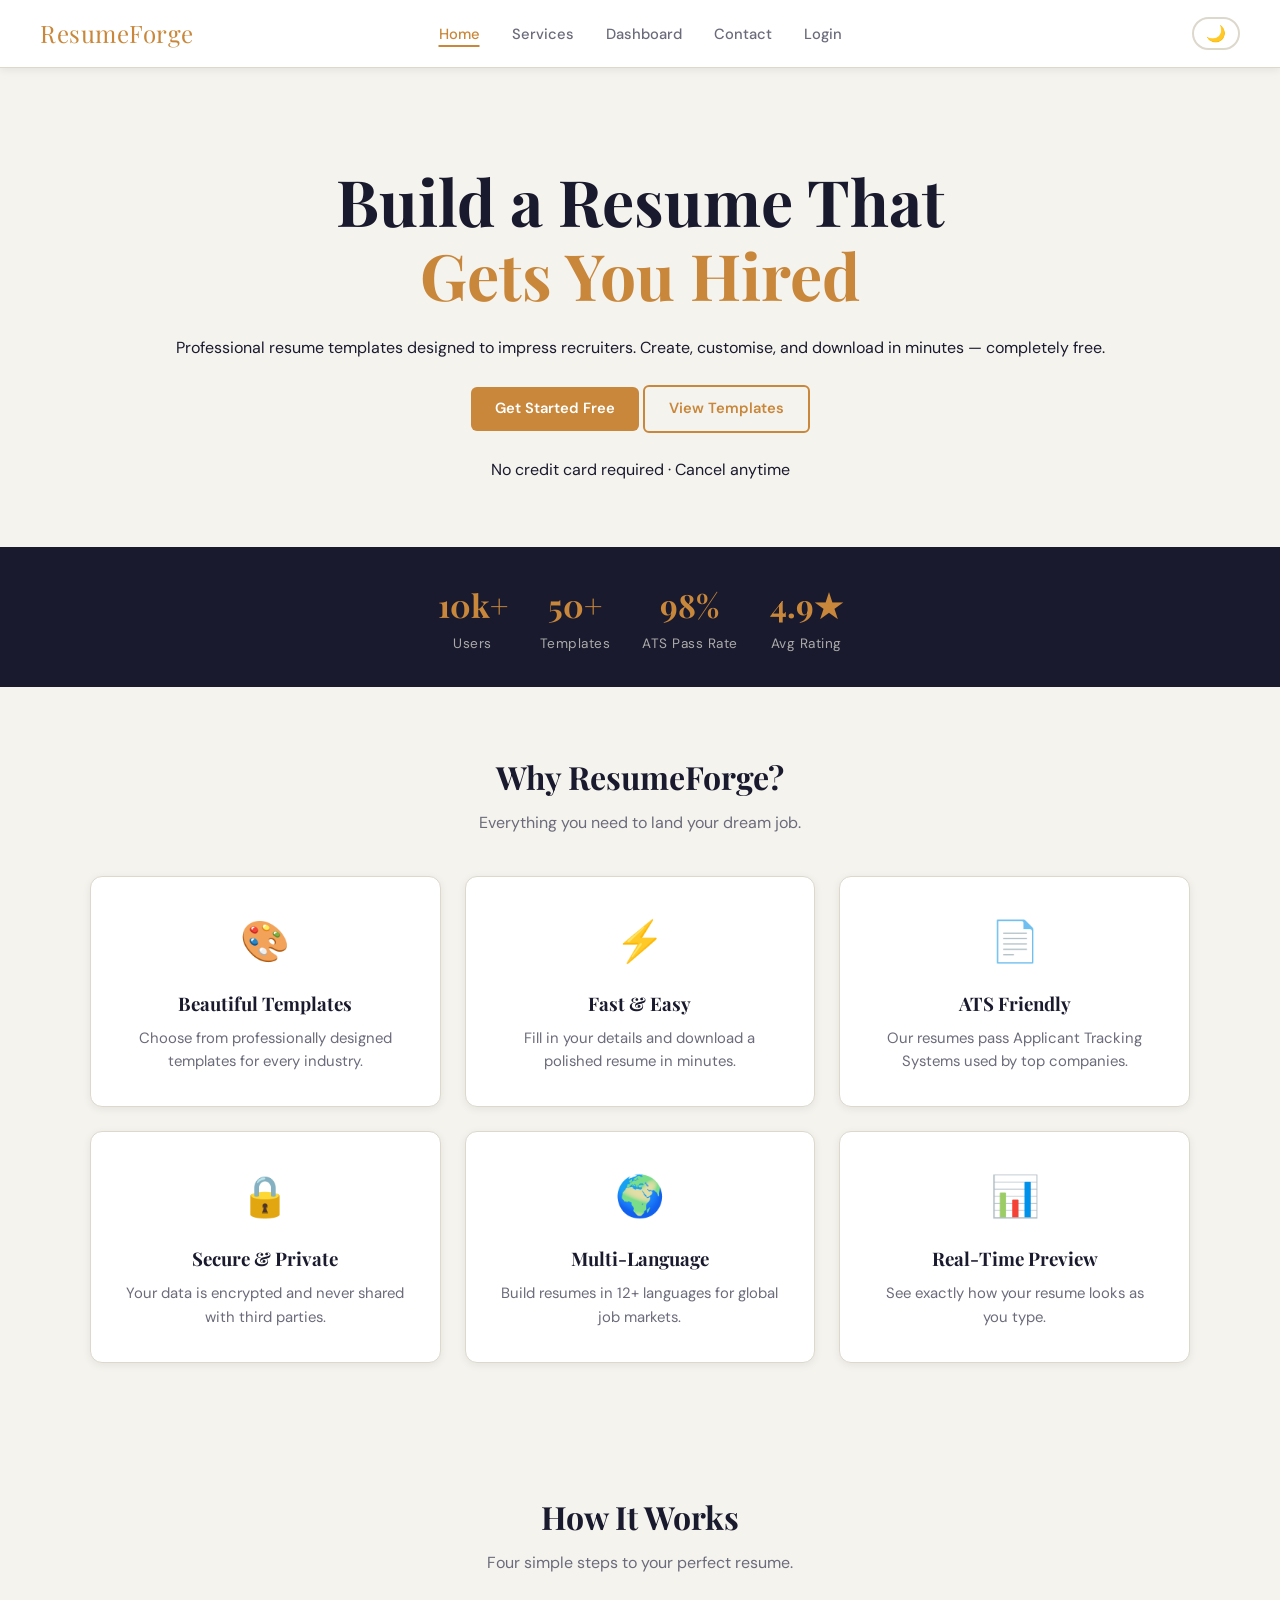
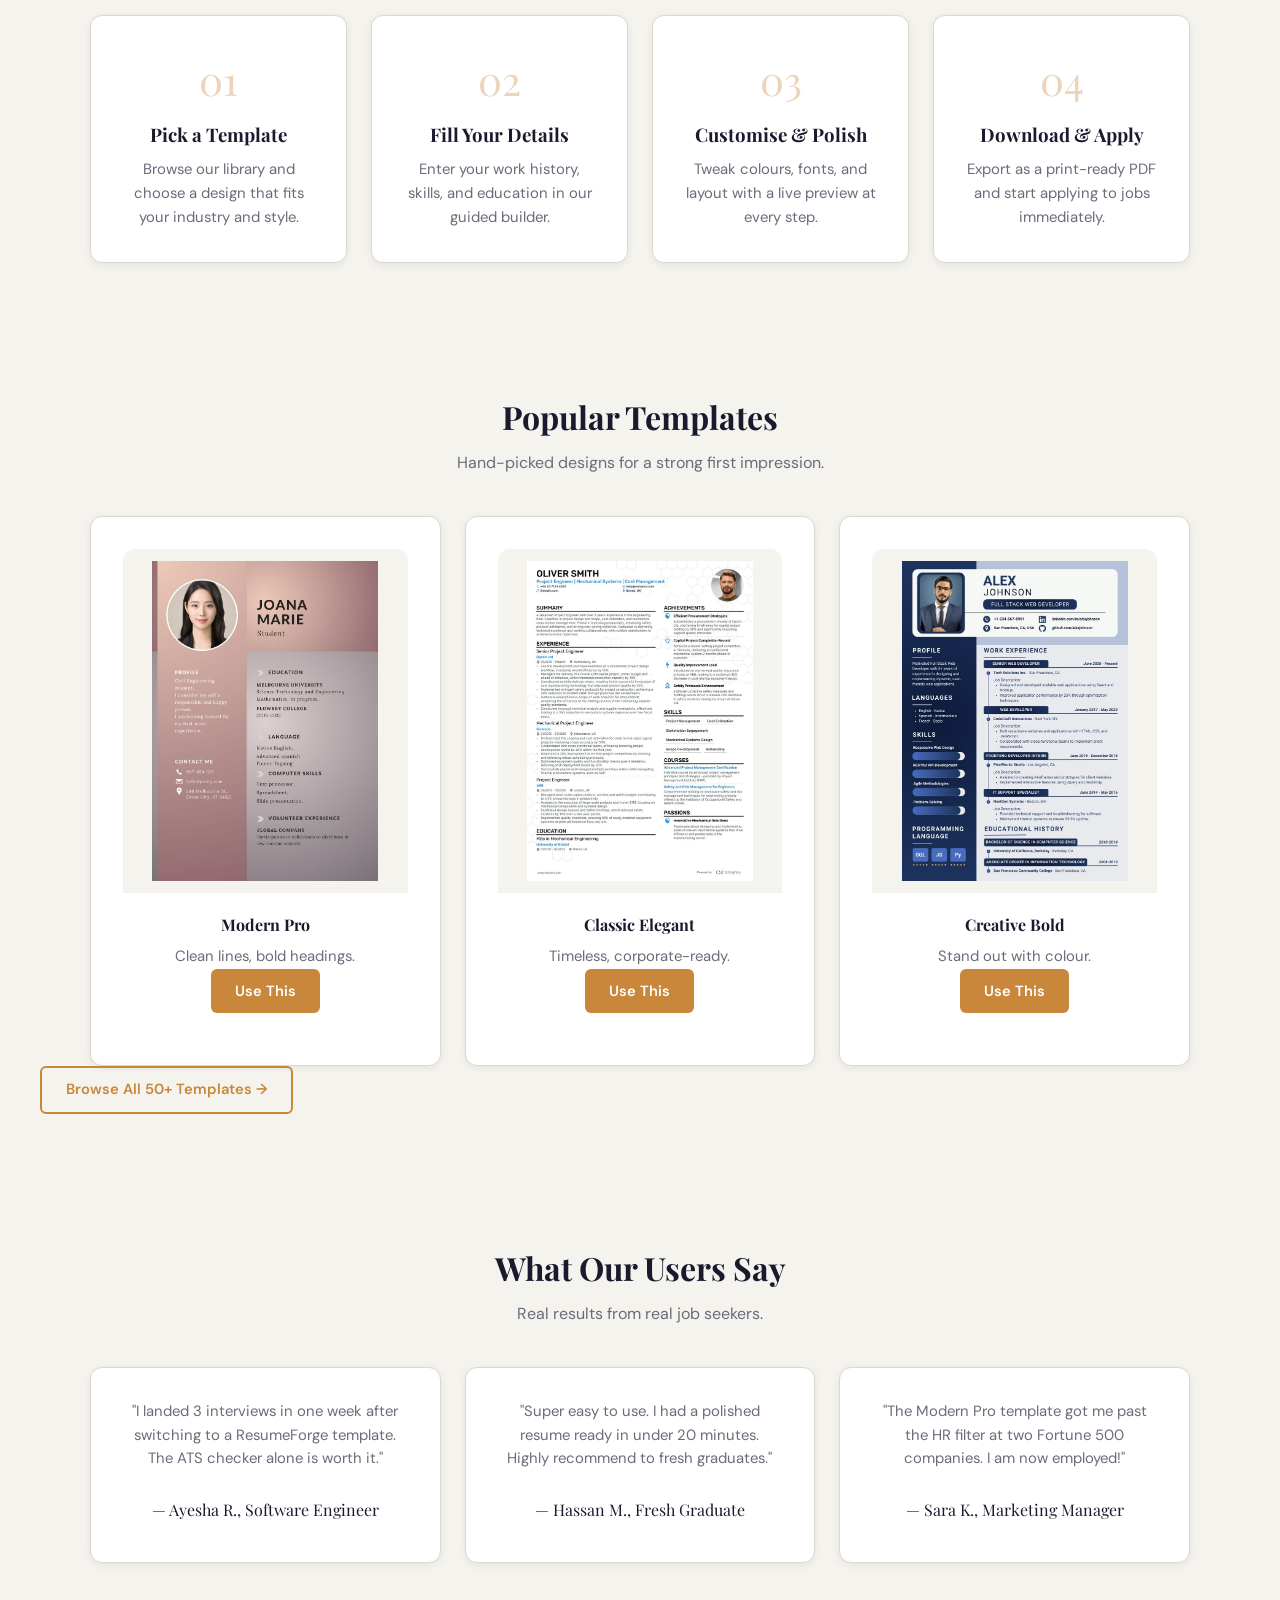
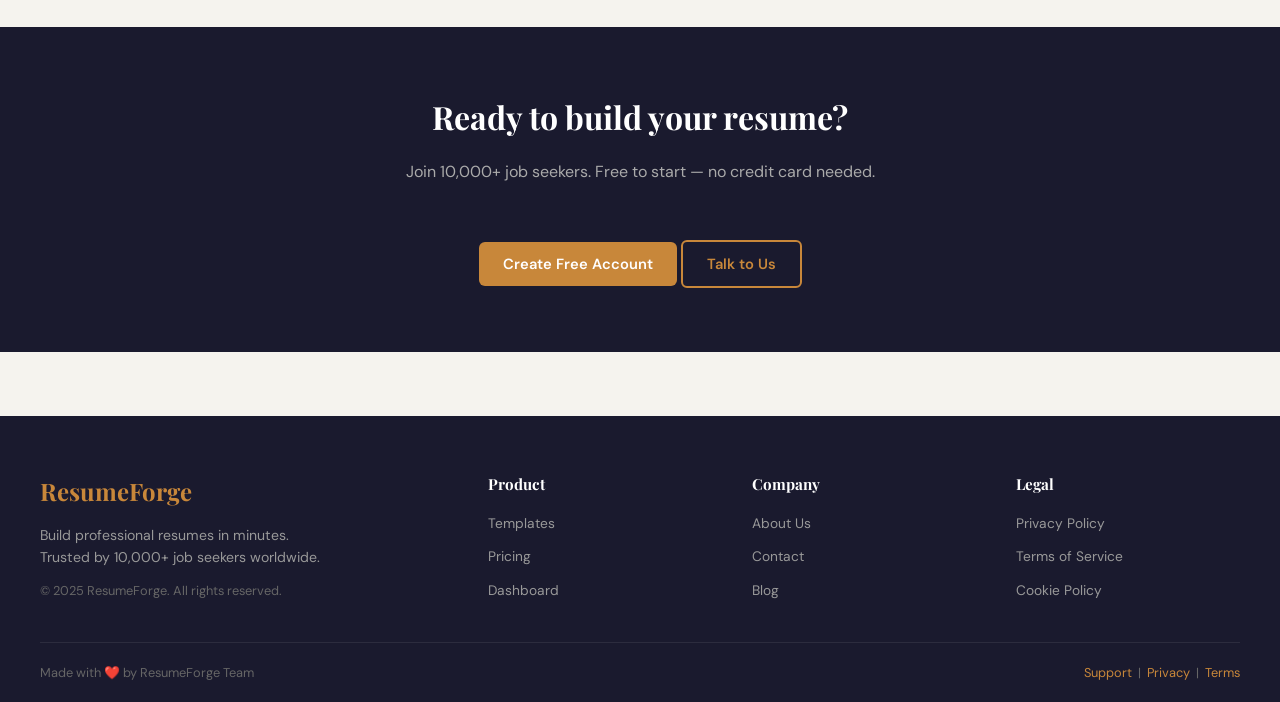
<file: Resume Builder F/index.html>
<!DOCTYPE html>
<html lang="en">
<head>
  <meta charset="UTF-8" />
  <meta name="viewport" content="width=device-width, initial-scale=1.0" />
  <title>ResumeForge — Build Your Career</title>
  <link rel="stylesheet" href="cssFile/globalStyles.css" />
</head>
<body>

  <!-- NAVBAR -->
  <nav class="navbar">
    <span class="nav-logo">ResumeForge</span>
    <ul class="nav-links" id="navLinks">
      <li><a href="index.html" class="active">Home</a></li>
      <li><a href="pages/services.html">Services</a></li>
      <li><a href="pages/dashboard.html">Dashboard</a></li>
      <li><a href="pages/contact.html">Contact</a></li>
      <li><a href="pages/login.html">Login</a></li>
    </ul>
    <div class="nav-right">
      <button class="dark-toggle" id="darkToggle">🌙</button>
      <button class="nav-burger" id="navBurger">☰</button>
    </div>
  </nav>

  <!-- HERO -->
  <section class="hero">
    <h1>Build a Resume That<br><span>Gets You Hired</span></h1>
    <p>Professional resume templates designed to impress recruiters. Create, customise, and download in minutes — completely free.</p>
    <div class="hero-btns">
      <a href="pages/signup.html" class="btn btn-primary">Get Started Free</a>
      <a href="pages/services.html" class="btn btn-outline">View Templates</a>
    </div>
    <p class="hero-note">No credit card required · Cancel anytime</p>
  </section>

  <!-- STATS BAR -->
  <div class="stats-bar">
    <div class="stat-pill">
      <h2>10k+</h2>
      <p>Users</p>
    </div>
    <div class="stat-pill">
      <h2>50+</h2>
      <p>Templates</p>
    </div>
    <div class="stat-pill">
      <h2>98%</h2>
      <p>ATS Pass Rate</p>
    </div>
    <div class="stat-pill">
      <h2>4.9★</h2>
      <p>Avg Rating</p>
    </div>
  </div>

  <!-- FEATURES -->
  <section class="features-section">
    <div class="section-header">
      <h2 class="section-title">Why ResumeForge?</h2>
      <p class="section-sub">Everything you need to land your dream job.</p>
    </div>
    <div class="card-grid">
      <div class="card">
        <div class="feature-icon">🎨</div>
        <h3 class="card-heading">Beautiful Templates</h3>
        <p class="card-text">Choose from professionally designed templates for every industry.</p>
      </div>
      <div class="card">
        <div class="feature-icon">⚡</div>
        <h3 class="card-heading">Fast & Easy</h3>
        <p class="card-text">Fill in your details and download a polished resume in minutes.</p>
      </div>
      <div class="card">
        <div class="feature-icon">📄</div>
        <h3 class="card-heading">ATS Friendly</h3>
        <p class="card-text">Our resumes pass Applicant Tracking Systems used by top companies.</p>
      </div>
      <div class="card">
        <div class="feature-icon">🔒</div>
        <h3 class="card-heading">Secure & Private</h3>
        <p class="card-text">Your data is encrypted and never shared with third parties.</p>
      </div>
      <div class="card">
        <div class="feature-icon">🌍</div>
        <h3 class="card-heading">Multi-Language</h3>
        <p class="card-text">Build resumes in 12+ languages for global job markets.</p>
      </div>
      <div class="card">
        <div class="feature-icon">📊</div>
        <h3 class="card-heading">Real-Time Preview</h3>
        <p class="card-text">See exactly how your resume looks as you type.</p>
      </div>
    </div>
  </section>

  <!-- HOW IT WORKS -->
  <section class="steps-section">
    <div class="section-header">
      <h2 class="section-title">How It Works</h2>
      <p class="section-sub">Four simple steps to your perfect resume.</p>
    </div>
    <div class="steps-grid">
      <div class="card">
        <span class="step-num">01</span>
        <h3 class="card-heading">Pick a Template</h3>
        <p class="card-text">Browse our library and choose a design that fits your industry and style.</p>
      </div>
      <div class="card">
        <span class="step-num">02</span>
        <h3 class="card-heading">Fill Your Details</h3>
        <p class="card-text">Enter your work history, skills, and education in our guided builder.</p>
      </div>
      <div class="card">
        <span class="step-num">03</span>
        <h3 class="card-heading">Customise & Polish</h3>
        <p class="card-text">Tweak colours, fonts, and layout with a live preview at every step.</p>
      </div>
      <div class="card">
        <span class="step-num">04</span>
        <h3 class="card-heading">Download & Apply</h3>
        <p class="card-text">Export as a print-ready PDF and start applying to jobs immediately.</p>
      </div>
    </div>
  </section>

  <!-- TEMPLATES PREVIEW -->
  <section class="templates-section">
    <div class="section-header">
      <h2 class="section-title">Popular Templates</h2>
      <p class="section-sub">Hand-picked designs for a strong first impression.</p>
    </div>
    <div class="card-grid">
      <div class="card">
        <div class="img-frame">
          <img src="sources/image1.jpg" alt="Modern Pro" />
        </div>
        <div class="card-body">
          <h4 class="card-heading">Modern Pro</h4>
          <p class="card-text">Clean lines, bold headings.</p>
          <a href="pages/services.html" class="btn btn-primary">Use This</a>
        </div>
      </div>
      <div class="card">
        <div class="img-frame">
          <img src="sources/image2.jpg" alt="Classic Elegant" />
        </div>
        <div class="card-body">
          <h4 class="card-heading">Classic Elegant</h4>
          <p class="card-text">Timeless, corporate-ready.</p>
          <a href="pages/services.html" class="btn btn-primary">Use This</a>
        </div>
      </div>
      <div class="card">
        <div class="img-frame">
          <img src="sources/template1.jpg" alt="Creative Bold" />
        </div>
        <div class="card-body">
          <h4 class="card-heading">Creative Bold</h4>
          <p class="card-text">Stand out with colour.</p>
          <a href="pages/services.html" class="btn btn-primary">Use This</a>
        </div>
      </div>
    </div>
    <div class="templates-cta">
      <a href="pages/services.html" class="btn btn-outline">Browse All 50+ Templates →</a>
    </div>
  </section>

  <!-- TESTIMONIALS -->
  <section class="features-section">
    <div class="section-header">
      <h2 class="section-title">What Our Users Say</h2>
      <p class="section-sub">Real results from real job seekers.</p>
    </div>
    <div class="card-grid">
      <div class="card">
        <p class="card-text">"I landed 3 interviews in one week after switching to a ResumeForge template. The ATS checker alone is worth it."</p>
        <br>
        <p class="card-heading">— Ayesha R., Software Engineer</p>
      </div>
      <div class="card">
        <p class="card-text">"Super easy to use. I had a polished resume ready in under 20 minutes. Highly recommend to fresh graduates."</p>
        <br>
        <p class="card-heading">— Hassan M., Fresh Graduate</p>
      </div>
      <div class="card">
        <p class="card-text">"The Modern Pro template got me past the HR filter at two Fortune 500 companies. I am now employed!"</p>
        <br>
        <p class="card-heading">— Sara K., Marketing Manager</p>
      </div>
    </div>
  </section>

  <!-- CTA BANNER -->
  <section class="cta-banner">
    <h2 class="cta-title">Ready to build your resume?</h2>
    <p class="section-sub">Join 10,000+ job seekers. Free to start — no credit card needed.</p>
    <div class="hero-btns">
      <a href="pages/signup.html" class="btn btn-primary">Create Free Account</a>
      <a href="pages/contact.html" class="btn btn-outline">Talk to Us</a>
    </div>
  </section>

  <!-- FOOTER -->
  <footer class="footer-full">
    <div class="footer-grid">
      <div class="footer-brand-col">
        <h3>ResumeForge</h3>
        <p>Build professional resumes in minutes. Trusted by 10,000+ job seekers worldwide.</p>
        <small>© 2025 ResumeForge. All rights reserved.</small>
      </div>
      <div class="footer-link-col">
        <h4>Product</h4>
        <ul>
          <li><a href="pages/services.html">Templates</a></li>
          <li><a href="pages/services.html">Pricing</a></li>
          <li><a href="pages/dashboard.html">Dashboard</a></li>
        </ul>
      </div>
      <div class="footer-link-col">
        <h4>Company</h4>
        <ul>
          <li><a href="#">About Us</a></li>
          <li><a href="pages/contact.html">Contact</a></li>
          <li><a href="#">Blog</a></li>
        </ul>
      </div>
      <div class="footer-link-col">
        <h4>Legal</h4>
        <ul>
          <li><a href="#">Privacy Policy</a></li>
          <li><a href="#">Terms of Service</a></li>
          <li><a href="#">Cookie Policy</a></li>
        </ul>
      </div>
    </div>
    <div class="footer-bottom">
      <span>Made with ❤️ by ResumeForge Team</span>
      <span><a href="pages/contact.html">Support</a> &nbsp;|&nbsp; <a href="#">Privacy</a> &nbsp;|&nbsp; <a href="#">Terms</a></span>
    </div>
  </footer>

  <script src="jsFile/jsFunctions.js"></script>
</body>
</html>
</file>
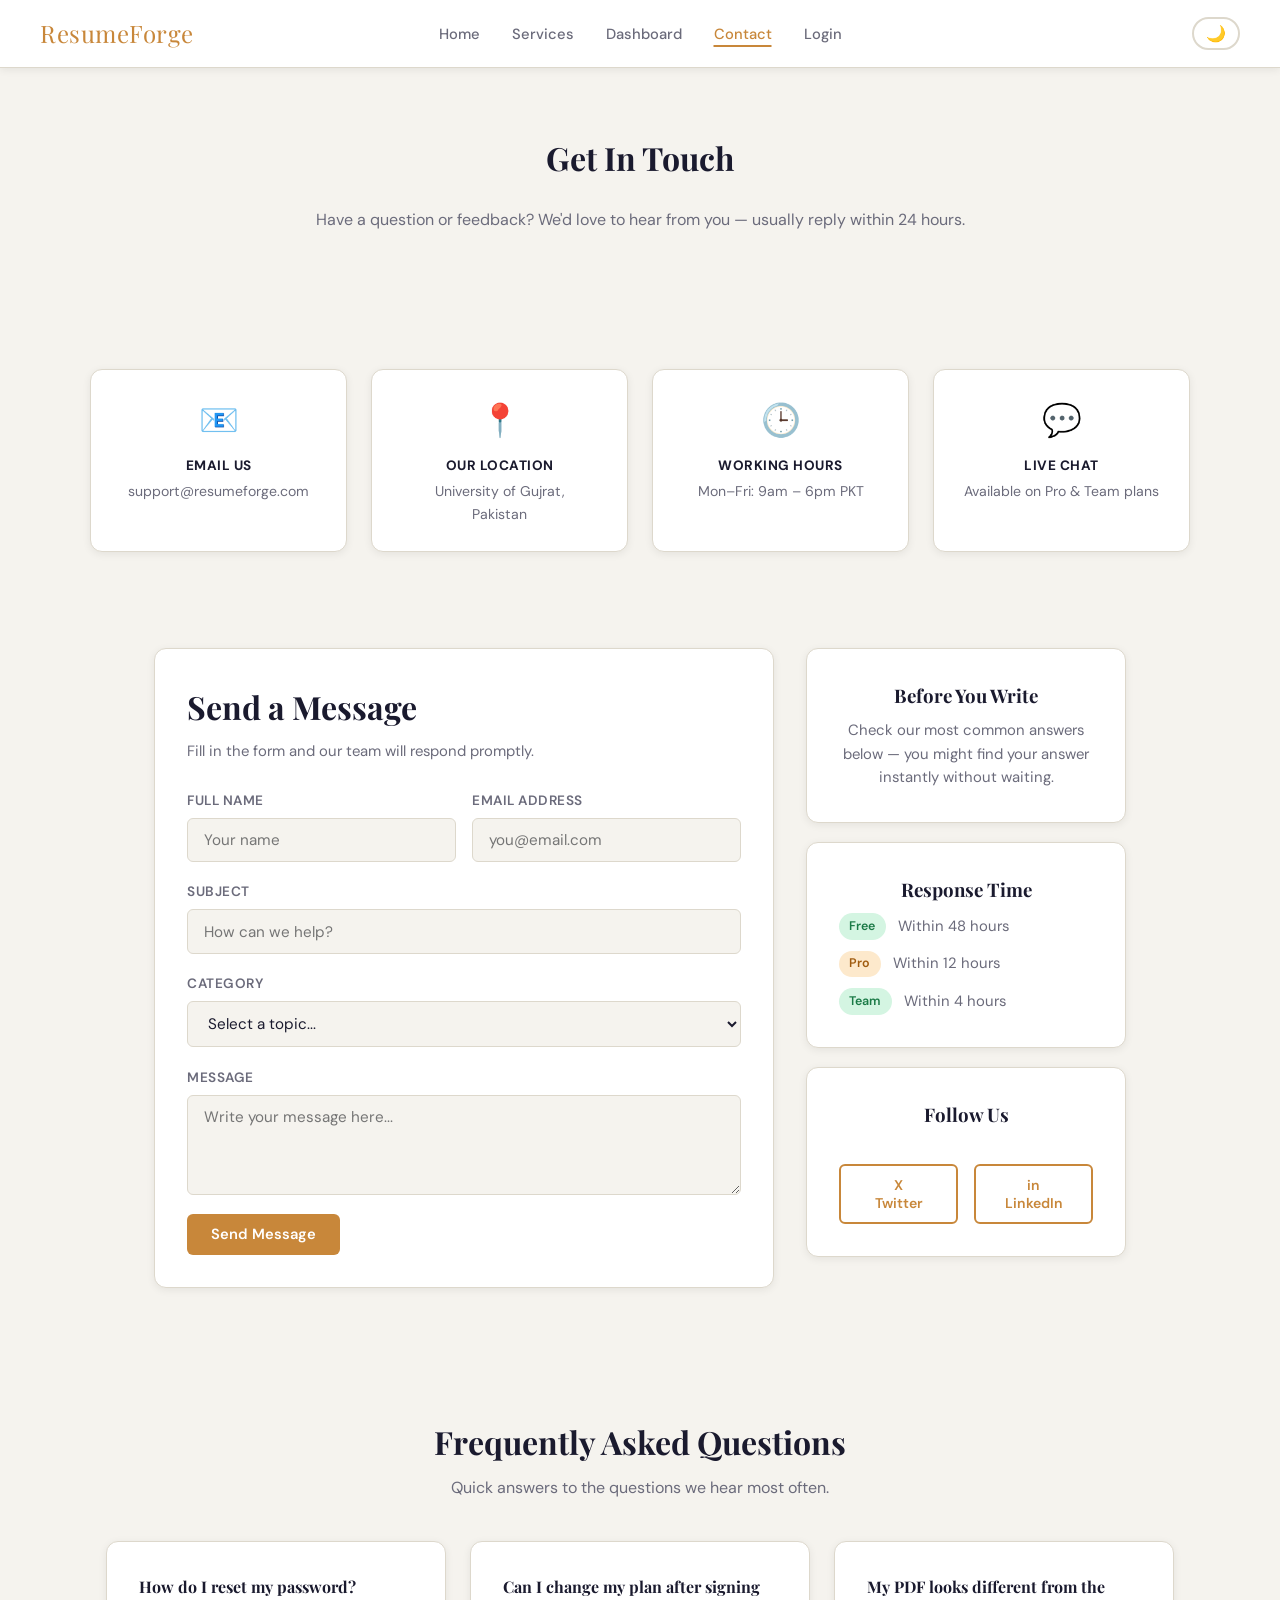
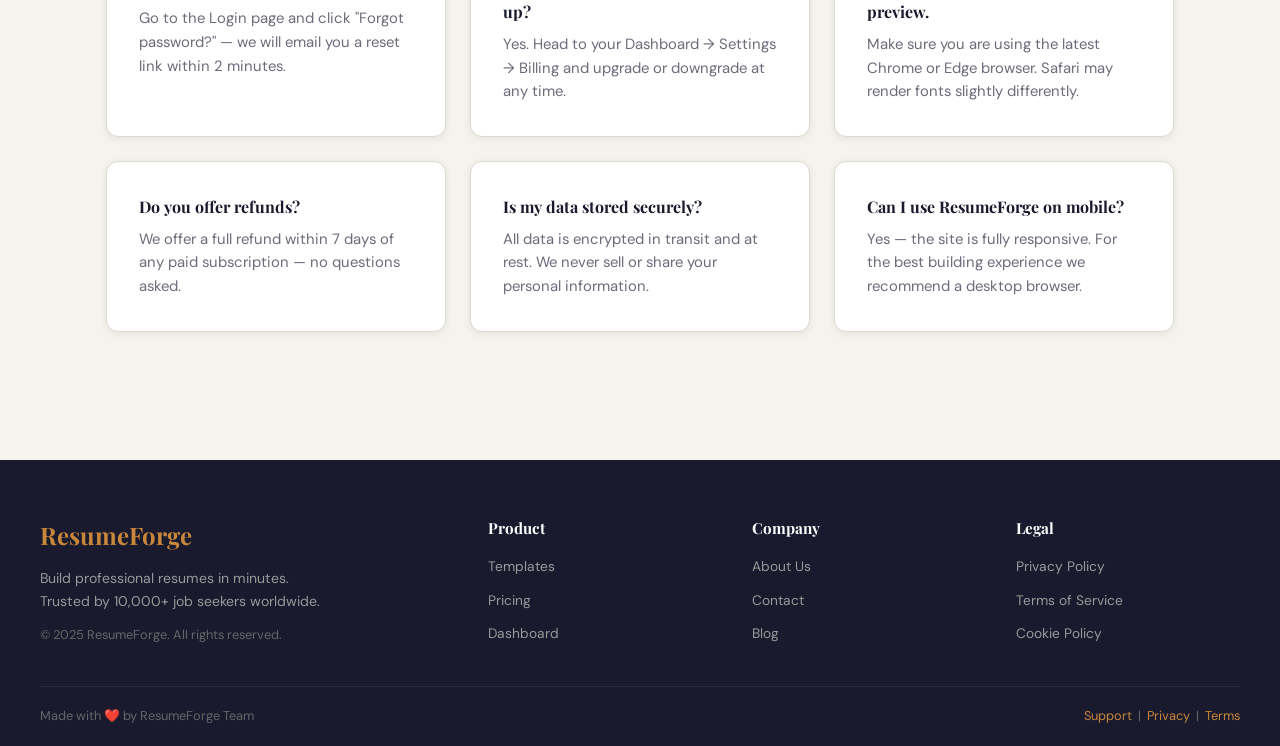
<file: Resume Builder F/pages/contact.html>
<!DOCTYPE html>
<html lang="en">
<head>
  <meta charset="UTF-8" />
  <meta name="viewport" content="width=device-width, initial-scale=1.0" />
  <title>Contact — ResumeForge</title>
  <link rel="stylesheet" href="../cssFile/globalStyles.css" />
</head>
<body>

  <!-- NAVBAR -->
  <nav class="navbar">
    <a href="../index.html" class="nav-logo">ResumeForge</a>
    <ul class="nav-links" id="navLinks">
      <li><a href="../index.html">Home</a></li>
      <li><a href="services.html">Services</a></li>
      <li><a href="dashboard.html">Dashboard</a></li>
      <li><a href="contact.html" class="active">Contact</a></li>
      <li><a href="login.html">Login</a></li>
    </ul>
    <div class="nav-right">
      <button class="dark-toggle" id="darkToggle">🌙</button>
      <button class="nav-burger" id="navBurger">☰</button>
    </div>
  </nav>

  <!-- PAGE HERO -->
  <section class="page-hero">
    <h1 class="section-title">Get In Touch</h1>
    <p class="section-sub">Have a question or feedback? We'd love to hear from you — usually reply within 24 hours.</p>
  </section>

  <!-- 4 TOP CARDS -->
  <section>
    <div class="steps-grid">
      <div class="card contact-info-card">
        <div class="contact-icon">📧</div>
        <h4>Email Us</h4>
        <p>support@resumeforge.com</p>
      </div>
      <div class="card contact-info-card">
        <div class="contact-icon">📍</div>
        <h4>Our Location</h4>
        <p>University of Gujrat,<br>Pakistan</p>
      </div>
      <div class="card contact-info-card">
        <div class="contact-icon">🕒</div>
        <h4>Working Hours</h4>
        <p>Mon–Fri: 9am – 6pm PKT</p>
      </div>
      <div class="card contact-info-card">
        <div class="contact-icon">💬</div>
        <h4>Live Chat</h4>
        <p>Available on Pro & Team plans</p>
      </div>
    </div>
  </section>

  <!-- FORM AND SIDEBAR -->
  <section class="contact-body">
    <div class="card contact-form-card">
      <h2 class="section-title">Send a Message</h2>
      <p class="card-text">Fill in the form and our team will respond promptly.</p>
      <br>
      
      <form id="contactForm">
        <div class="form-row">
          <div class="form-group">
            <label for="name">Full Name</label>
            <input type="text" id="name" name="name" placeholder="Your name" required />
          </div>
          <div class="form-group">
            <label for="email">Email Address</label>
            <input type="email" id="email" name="email" placeholder="you@email.com" required />
          </div>
        </div>
        
        <div class="form-group">
          <label for="subject">Subject</label>
          <input type="text" id="subject" name="subject" placeholder="How can we help?" required />
        </div>
        
        <div class="form-group">
          <label for="category">Category</label>
          <select id="category" name="category" required>
            <option value="" disabled selected>Select a topic...</option>
            <option value="billing">Billing</option>
            <option value="technical">Technical Support</option>
            <option value="feedback">Feedback</option>
            <option value="other">Other</option>
          </select>
        </div>
        
        <div class="form-group">
          <label for="message">Message</label>
          <textarea id="message" name="message" placeholder="Write your message here..." required></textarea>
        </div>
        
        <button type="submit" class="btn btn-primary">Send Message</button>
      </form>
    </div>
    
    <div class="contact-side">
      <div class="card">
        <h3 class="card-heading">Before You Write</h3>
        <p class="card-text">Check our most common answers below — you might find your answer instantly without waiting.</p>
      </div>
      
      <div class="card">
        <h3 class="card-heading">Response Time</h3>
        <ul class="response-list">
          <li class="response-item">
            <span class="badge badge-green">Free</span>
            <span class="card-text">Within 48 hours</span>
          </li>
          <li class="response-item">
            <span class="badge badge-orange">Pro</span>
            <span class="card-text">Within 12 hours</span>
          </li>
          <li class="response-item">
            <span class="badge badge-green">Team</span>
            <span class="card-text">Within 4 hours</span>
          </li>
        </ul>
      </div>
      
      <div class="card">
        <h3 class="card-heading">Follow Us</h3>
        <br>
        <div class="social-row">
          <button class="btn btn-outline">X<br>Twitter</button>
          <button class="btn btn-outline">in<br>LinkedIn</button>
        </div>
      </div>
    </div>
  </section>

  <!-- FAQ SECTION -->
  <section>
    <div class="section-header">
      <h2 class="section-title">Frequently Asked Questions</h2>
      <p class="section-sub">Quick answers to the questions we hear most often.</p>
    </div>
    
    <div class="faq-grid">
      <div class="card faq-card">
        <h4>How do I reset my password?</h4>
        <p class="card-text">Go to the Login page and click "Forgot password?" — we will email you a reset link within 2 minutes.</p>
      </div>
      <div class="card faq-card">
        <h4>Can I change my plan after signing up?</h4>
        <p class="card-text">Yes. Head to your Dashboard → Settings → Billing and upgrade or downgrade at any time.</p>
      </div>
      <div class="card faq-card">
        <h4>My PDF looks different from the preview.</h4>
        <p class="card-text">Make sure you are using the latest Chrome or Edge browser. Safari may render fonts slightly differently.</p>
      </div>
      <div class="card faq-card">
        <h4>Do you offer refunds?</h4>
        <p class="card-text">We offer a full refund within 7 days of any paid subscription — no questions asked.</p>
      </div>
      <div class="card faq-card">
        <h4>Is my data stored securely?</h4>
        <p class="card-text">All data is encrypted in transit and at rest. We never sell or share your personal information.</p>
      </div>
      <div class="card faq-card">
        <h4>Can I use ResumeForge on mobile?</h4>
        <p class="card-text">Yes — the site is fully responsive. For the best building experience we recommend a desktop browser.</p>
      </div>
    </div>
  </section>

  <!-- FOOTER -->
  <footer class="footer-full">
    <div class="footer-grid">
      <div class="footer-brand-col">
        <h3>ResumeForge</h3>
        <p>Build professional resumes in minutes. Trusted by 10,000+ job seekers worldwide.</p>
        <small>© 2025 ResumeForge. All rights reserved.</small>
      </div>
      <div class="footer-link-col">
        <h4>Product</h4>
        <ul>
          <li><a href="services.html">Templates</a></li>
          <li><a href="services.html">Pricing</a></li>
          <li><a href="dashboard.html">Dashboard</a></li>
        </ul>
      </div>
      <div class="footer-link-col">
        <h4>Company</h4>
        <ul>
          <li><a href="#">About Us</a></li>
          <li><a href="contact.html">Contact</a></li>
          <li><a href="#">Blog</a></li>
        </ul>
      </div>
      <div class="footer-link-col">
        <h4>Legal</h4>
        <ul>
          <li><a href="#">Privacy Policy</a></li>
          <li><a href="#">Terms of Service</a></li>
          <li><a href="#">Cookie Policy</a></li>
        </ul>
      </div>
    </div>
    <div class="footer-bottom">
      <span>Made with ❤️ by ResumeForge Team</span>
      <span><a href="contact.html">Support</a> &nbsp;|&nbsp; <a href="#">Privacy</a> &nbsp;|&nbsp; <a href="#">Terms</a></span>
    </div>
  </footer>

  <script src="../jsFile/jsFunctions.js"></script>
</body>
</html>
</file>
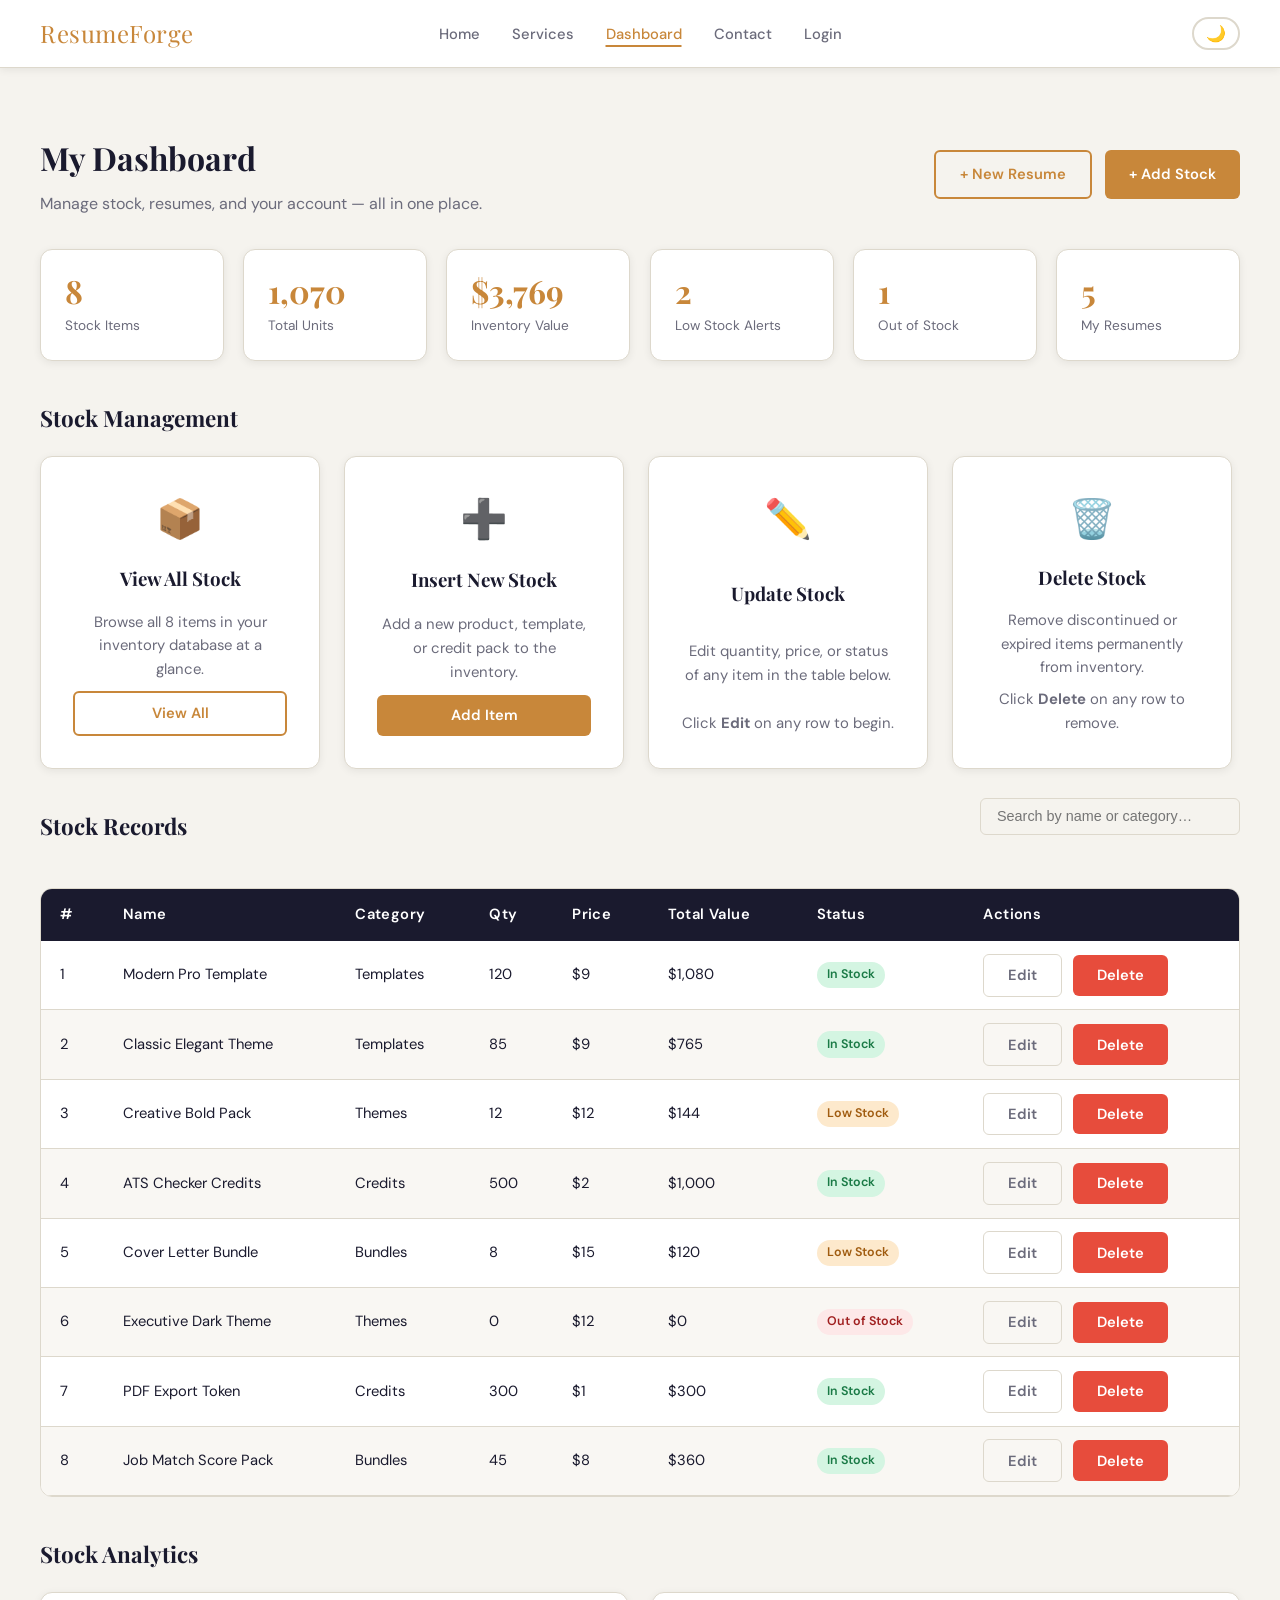
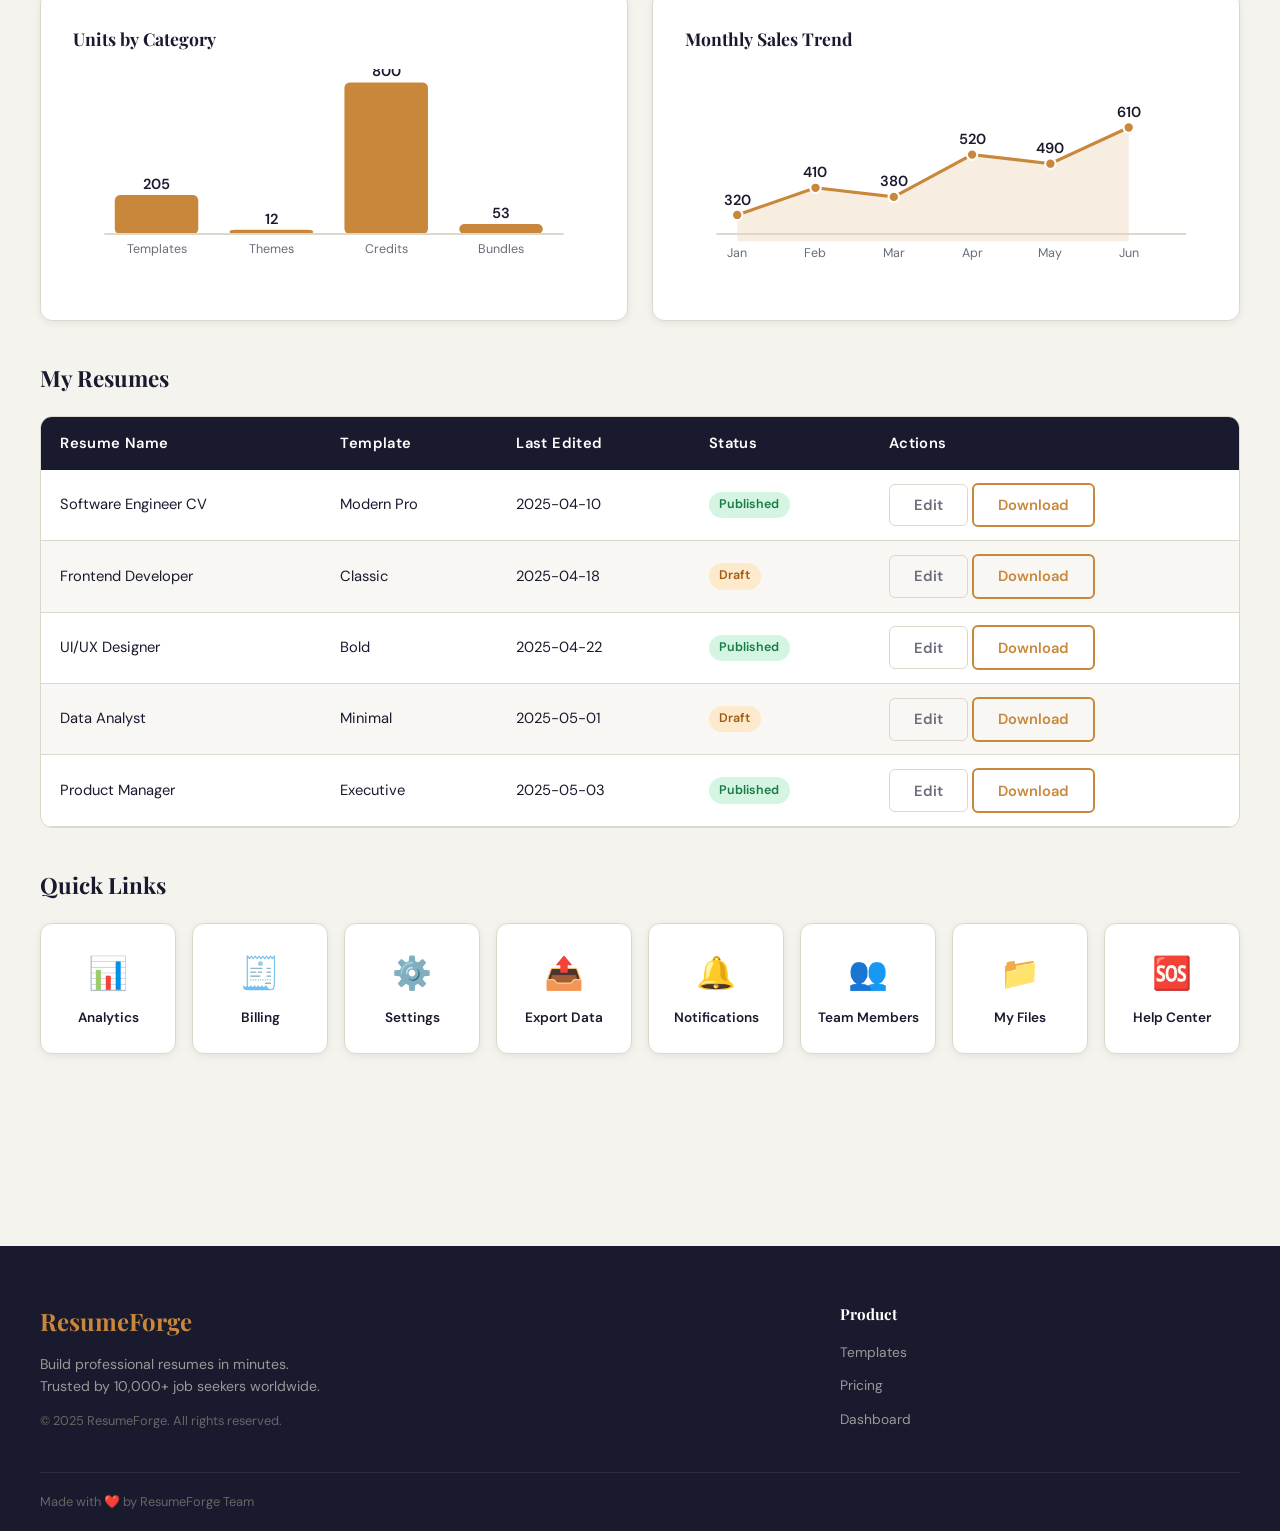
<file: Resume Builder F/pages/dashboard.html>
<!DOCTYPE html>
<html lang="en">
<head>
  <meta charset="UTF-8" />
  <meta name="viewport" content="width=device-width, initial-scale=1.0" />
  <title>Dashboard — ResumeForge</title>
  <link rel="stylesheet" href="../cssFile/globalStyles.css" />
</head>
<body>

  <!-- NAVBAR -->
  <nav class="navbar">
    <a href="../index.html" class="nav-logo">ResumeForge</a>
    <ul class="nav-links" id="navLinks">
      <li><a href="../index.html">Home</a></li>
      <li><a href="services.html">Services</a></li>
      <li><a href="dashboard.html" class="active">Dashboard</a></li>
      <li><a href="contact.html">Contact</a></li>
      <li><a href="login.html">Login</a></li>
    </ul>
    <div class="nav-right">
      <button class="dark-toggle" id="darkToggle">🌙</button>
      <button class="nav-burger" id="navBurger">☰</button>
    </div>
  </nav>

  <section class="dash-section">

    <!-- HEADER -->
    <div class="dashboard-header">
      <div>
        <h1 class="section-title">My Dashboard</h1>
        <p class="section-sub dashboard-sub">Manage stock, resumes, and your account — all in one place.</p>
      </div>
      <div class="dash-header-btns">
        <a href="services.html" class="btn btn-outline">+ New Resume</a>
        <button class="btn btn-primary" data-modal="modal-insert">+ Add Stock</button>
      </div>
    </div>

    <!-- STATS ROW -->
    <div class="stats-row">
      <div class="stat-card">
        <span class="stat-num">8</span>
        <span class="stat-label">Stock Items</span>
      </div>
      <div class="stat-card">
        <span class="stat-num">1,070</span>
        <span class="stat-label">Total Units</span>
      </div>
      <div class="stat-card">
        <span class="stat-num">$3,769</span>
        <span class="stat-label">Inventory Value</span>
      </div>
      <div class="stat-card">
        <span class="stat-num">2</span>
        <span class="stat-label">Low Stock Alerts</span>
      </div>
      <div class="stat-card">
        <span class="stat-num">1</span>
        <span class="stat-label">Out of Stock</span>
      </div>
      <div class="stat-card">
        <span class="stat-num">5</span>
        <span class="stat-label">My Resumes</span>
      </div>
    </div>

    <!-- STOCK ACTION CARDS -->
    <h2 class="dash-subheading">Stock Management</h2>
    <div class="action-grid">
      <div class="card action-card" data-modal="modal-view">
        <div class="action-icon">📦</div>
        <h3 class="card-heading">View All Stock</h3>
        <p class="card-text">Browse all 8 items in your inventory database at a glance.</p>
        <button class="btn btn-outline">View All</button>
      </div>
      <div class="card action-card" data-modal="modal-insert">
        <div class="action-icon">➕</div>
        <h3 class="card-heading">Insert New Stock</h3>
        <p class="card-text">Add a new product, template, or credit pack to the inventory.</p>
        <button class="btn btn-primary">Add Item</button>
      </div>
      <div class="card action-card">
        <div class="action-icon">✏️</div>
        <h3 class="card-heading">Update Stock</h3>
        <p class="card-text">Edit quantity, price, or status of any item in the table below.</p>
        <p class="card-text">Click <strong>Edit</strong> on any row to begin.</p>
      </div>
      <div class="card action-card">
        <div class="action-icon">🗑️</div>
        <h3 class="card-heading">Delete Stock</h3>
        <p class="card-text">Remove discontinued or expired items permanently from inventory.</p>
        <p class="card-text">Click <strong>Delete</strong> on any row to remove.</p>
      </div>
    </div>

    <!-- STOCK TABLE -->
    <div class="dash-table-head">
      <h2 class="dash-subheading">Stock Records</h2>
      <input type="text" id="searchInput" class="search-input" placeholder="Search by name or category…" />
    </div>
    <div class="table-wrap">
      <table id="stockTable">
        <thead>
          <tr>
            <th>#</th>
            <th>Name</th>
            <th>Category</th>
            <th>Qty</th>
            <th>Price</th>
            <th>Total Value</th>
            <th>Status</th>
            <th>Actions</th>
          </tr>
        </thead>
        <tbody>
          <tr>
            <td>1</td><td>Modern Pro Template</td><td>Templates</td><td>120</td><td>$9</td><td>$1,080</td>
            <td><span class="badge badge-green">In Stock</span></td>
            <td><button class="btn btn-ghost" data-modal="modal-update">Edit</button> <button class="btn btn-danger" data-modal="modal-delete">Delete</button></td>
          </tr>
          <tr>
            <td>2</td><td>Classic Elegant Theme</td><td>Templates</td><td>85</td><td>$9</td><td>$765</td>
            <td><span class="badge badge-green">In Stock</span></td>
            <td><button class="btn btn-ghost" data-modal="modal-update">Edit</button> <button class="btn btn-danger" data-modal="modal-delete">Delete</button></td>
          </tr>
          <tr>
            <td>3</td><td>Creative Bold Pack</td><td>Themes</td><td>12</td><td>$12</td><td>$144</td>
            <td><span class="badge badge-orange">Low Stock</span></td>
            <td><button class="btn btn-ghost" data-modal="modal-update">Edit</button> <button class="btn btn-danger" data-modal="modal-delete">Delete</button></td>
          </tr>
          <tr>
            <td>4</td><td>ATS Checker Credits</td><td>Credits</td><td>500</td><td>$2</td><td>$1,000</td>
            <td><span class="badge badge-green">In Stock</span></td>
            <td><button class="btn btn-ghost" data-modal="modal-update">Edit</button> <button class="btn btn-danger" data-modal="modal-delete">Delete</button></td>
          </tr>
          <tr>
            <td>5</td><td>Cover Letter Bundle</td><td>Bundles</td><td>8</td><td>$15</td><td>$120</td>
            <td><span class="badge badge-orange">Low Stock</span></td>
            <td><button class="btn btn-ghost" data-modal="modal-update">Edit</button> <button class="btn btn-danger" data-modal="modal-delete">Delete</button></td>
          </tr>
          <tr>
            <td>6</td><td>Executive Dark Theme</td><td>Themes</td><td>0</td><td>$12</td><td>$0</td>
            <td><span class="badge badge-red">Out of Stock</span></td>
            <td><button class="btn btn-ghost" data-modal="modal-update">Edit</button> <button class="btn btn-danger" data-modal="modal-delete">Delete</button></td>
          </tr>
          <tr>
            <td>7</td><td>PDF Export Token</td><td>Credits</td><td>300</td><td>$1</td><td>$300</td>
            <td><span class="badge badge-green">In Stock</span></td>
            <td><button class="btn btn-ghost" data-modal="modal-update">Edit</button> <button class="btn btn-danger" data-modal="modal-delete">Delete</button></td>
          </tr>
          <tr>
            <td>8</td><td>Job Match Score Pack</td><td>Bundles</td><td>45</td><td>$8</td><td>$360</td>
            <td><span class="badge badge-green">In Stock</span></td>
            <td><button class="btn btn-ghost" data-modal="modal-update">Edit</button> <button class="btn btn-danger" data-modal="modal-delete">Delete</button></td>
          </tr>
        </tbody>
      </table>
    </div>

    <!-- CHARTS (Pure SVG from your TSX!) -->
    <h2 class="dash-subheading">Stock Analytics</h2>
    <div class="charts-row">
      <div class="card chart-box">
        <h3 class="chart-title">Units by Category</h3>
        <svg viewBox="0 0 500 210" class="chart-svg">
          <g>
            <rect x="40" y="120.8" width="80" height="37.2" rx="5" class="chart-bar" />
            <text x="80" y="176" text-anchor="middle" class="chart-label">Templates</text>
            <text x="80" y="114.8" text-anchor="middle" class="chart-value">205</text>
          </g>
          <g>
            <rect x="150" y="154" width="80" height="4" rx="5" class="chart-bar" />
            <text x="190" y="176" text-anchor="middle" class="chart-label">Themes</text>
            <text x="190" y="148" text-anchor="middle" class="chart-value">12</text>
          </g>
          <g>
            <rect x="260" y="13" width="80" height="145" rx="5" class="chart-bar" />
            <text x="300" y="176" text-anchor="middle" class="chart-label">Credits</text>
            <text x="300" y="7" text-anchor="middle" class="chart-value">800</text>
          </g>
          <g>
            <rect x="370" y="148.4" width="80" height="9.6" rx="5" class="chart-bar" />
            <text x="410" y="176" text-anchor="middle" class="chart-label">Bundles</text>
            <text x="410" y="142.4" text-anchor="middle" class="chart-value">53</text>
          </g>
          <line x1="30" y1="158" x2="470" y2="158" class="chart-axis" />
        </svg>
      </div>

      <div class="card chart-box">
        <h3 class="chart-title">Monthly Sales Trend</h3>
        <svg viewBox="0 0 500 210" class="chart-svg">
          <path d="M50,139.8 L125,113.8 L200,122.5 L275,82.0 L350,90.7 L425,56.0 L425,165 L50,165 Z" class="chart-area" />
          <path d="M50,139.8 L125,113.8 L200,122.5 L275,82.0 L350,90.7 L425,56.0" class="chart-line" />
          <g>
            <circle cx="50" cy="139.8" r="5" class="chart-dot" />
            <text x="50" y="180" text-anchor="middle" class="chart-label">Jan</text>
            <text x="50" y="129.8" text-anchor="middle" class="chart-value">320</text>
          </g>
          <g>
            <circle cx="125" cy="113.8" r="5" class="chart-dot" />
            <text x="125" y="180" text-anchor="middle" class="chart-label">Feb</text>
            <text x="125" y="103.8" text-anchor="middle" class="chart-value">410</text>
          </g>
          <g>
            <circle cx="200" cy="122.5" r="5" class="chart-dot" />
            <text x="200" y="180" text-anchor="middle" class="chart-label">Mar</text>
            <text x="200" y="112.5" text-anchor="middle" class="chart-value">380</text>
          </g>
          <g>
            <circle cx="275" cy="82.0" r="5" class="chart-dot" />
            <text x="275" y="180" text-anchor="middle" class="chart-label">Apr</text>
            <text x="275" y="72.0" text-anchor="middle" class="chart-value">520</text>
          </g>
          <g>
            <circle cx="350" cy="90.7" r="5" class="chart-dot" />
            <text x="350" y="180" text-anchor="middle" class="chart-label">May</text>
            <text x="350" y="80.7" text-anchor="middle" class="chart-value">490</text>
          </g>
          <g>
            <circle cx="425" cy="56.0" r="5" class="chart-dot" />
            <text x="425" y="180" text-anchor="middle" class="chart-label">Jun</text>
            <text x="425" y="46.0" text-anchor="middle" class="chart-value">610</text>
          </g>
          <line x1="30" y1="158" x2="480" y2="158" class="chart-axis" />
        </svg>
      </div>
    </div>

    <!-- RESUME TABLE -->
    <h2 class="dash-subheading">My Resumes</h2>
    <div class="table-wrap">
      <table>
        <thead>
          <tr>
            <th>Resume Name</th>
            <th>Template</th>
            <th>Last Edited</th>
            <th>Status</th>
            <th>Actions</th>
          </tr>
        </thead>
        <tbody>
          <tr>
            <td>Software Engineer CV</td><td>Modern Pro</td><td>2025-04-10</td>
            <td><span class="badge badge-green">Published</span></td>
            <td><button class="btn btn-ghost">Edit</button> <button class="btn btn-outline">Download</button></td>
          </tr>
          <tr>
            <td>Frontend Developer</td><td>Classic</td><td>2025-04-18</td>
            <td><span class="badge badge-orange">Draft</span></td>
            <td><button class="btn btn-ghost">Edit</button> <button class="btn btn-outline">Download</button></td>
          </tr>
          <tr>
            <td>UI/UX Designer</td><td>Bold</td><td>2025-04-22</td>
            <td><span class="badge badge-green">Published</span></td>
            <td><button class="btn btn-ghost">Edit</button> <button class="btn btn-outline">Download</button></td>
          </tr>
          <tr>
            <td>Data Analyst</td><td>Minimal</td><td>2025-05-01</td>
            <td><span class="badge badge-orange">Draft</span></td>
            <td><button class="btn btn-ghost">Edit</button> <button class="btn btn-outline">Download</button></td>
          </tr>
          <tr>
            <td>Product Manager</td><td>Executive</td><td>2025-05-03</td>
            <td><span class="badge badge-green">Published</span></td>
            <td><button class="btn btn-ghost">Edit</button> <button class="btn btn-outline">Download</button></td>
          </tr>
        </tbody>
      </table>
    </div>

    <!-- QUICK LINKS -->
    <h2 class="dash-subheading">Quick Links</h2>
    <div class="quick-grid">
      <a href="#" class="card quick-card"><span class="quick-icon">📊</span><span class="quick-label">Analytics</span></a>
      <a href="#" class="card quick-card"><span class="quick-icon">🧾</span><span class="quick-label">Billing</span></a>
      <a href="#" class="card quick-card"><span class="quick-icon">⚙️</span><span class="quick-label">Settings</span></a>
      <a href="#" class="card quick-card"><span class="quick-icon">📤</span><span class="quick-label">Export Data</span></a>
      <a href="#" class="card quick-card"><span class="quick-icon">🔔</span><span class="quick-label">Notifications</span></a>
      <a href="#" class="card quick-card"><span class="quick-icon">👥</span><span class="quick-label">Team Members</span></a>
      <a href="#" class="card quick-card"><span class="quick-icon">📁</span><span class="quick-label">My Files</span></a>
      <a href="contact.html" class="card quick-card"><span class="quick-icon">🆘</span><span class="quick-label">Help Center</span></a>
    </div>

  </section>

  <!-- ══════════════ MODALS ══════════════ -->
  <!-- View Modal -->
  <div class="modal-overlay" id="modal-view">
    <div class="modal-box">
      <div class="modal-head">
        <h2 class="modal-title">All Stock — 8 items</h2>
        <button class="btn btn-ghost modal-close">✕</button>
      </div>
      <div class="modal-body">
        <div class="modal-row"><span>Modern Pro Template</span><span>Templates</span><span>Qty: 120</span><span class="badge badge-green">In Stock</span></div>
        <div class="modal-row"><span>Classic Elegant Theme</span><span>Templates</span><span>Qty: 85</span><span class="badge badge-green">In Stock</span></div>
        <div class="modal-row"><span>Creative Bold Pack</span><span>Themes</span><span>Qty: 12</span><span class="badge badge-orange">Low Stock</span></div>
        <div class="modal-row"><span>ATS Checker Credits</span><span>Credits</span><span>Qty: 500</span><span class="badge badge-green">In Stock</span></div>
        <div class="modal-row"><span>Cover Letter Bundle</span><span>Bundles</span><span>Qty: 8</span><span class="badge badge-orange">Low Stock</span></div>
        <div class="modal-row"><span>Executive Dark Theme</span><span>Themes</span><span>Qty: 0</span><span class="badge badge-red">Out of Stock</span></div>
        <div class="modal-row"><span>PDF Export Token</span><span>Credits</span><span>Qty: 300</span><span class="badge badge-green">In Stock</span></div>
        <div class="modal-row"><span>Job Match Score Pack</span><span>Bundles</span><span>Qty: 45</span><span class="badge badge-green">In Stock</span></div>
      </div>
    </div>
  </div>

  <!-- Insert Modal -->
  <div class="modal-overlay" id="modal-insert">
    <div class="modal-box">
      <div class="modal-head">
        <h2 class="modal-title">Insert New Stock Item</h2>
        <button class="btn btn-ghost modal-close">✕</button>
      </div>
      <div class="modal-body">
        <div class="form-group"><label>Name</label><input type="text" placeholder="Item name" /></div>
        <div class="form-group"><label>Category</label><select><option>Templates</option><option>Themes</option><option>Credits</option><option>Bundles</option></select></div>
        <div class="form-row">
          <div class="form-group"><label>Quantity</label><input type="number" min="0" placeholder="0" /></div>
          <div class="form-group"><label>Price ($)</label><input type="number" min="0" placeholder="0" /></div>
        </div>
        <div class="form-group"><label>Status</label><select><option>In Stock</option><option>Low Stock</option><option>Out of Stock</option></select></div>
        <div class="modal-actions"><button class="btn btn-primary modal-close">Insert Item</button><button class="btn btn-ghost modal-close">Cancel</button></div>
      </div>
    </div>
  </div>

  <!-- Update Modal -->
  <div class="modal-overlay" id="modal-update">
    <div class="modal-box">
      <div class="modal-head">
        <h2 class="modal-title">Update Stock Item</h2>
        <button class="btn btn-ghost modal-close">✕</button>
      </div>
      <div class="modal-body">
        <div class="form-group"><label>Name</label><input type="text" value="Selected Item" /></div>
        <div class="form-group"><label>Category</label><select><option>Templates</option><option>Themes</option><option>Credits</option><option>Bundles</option></select></div>
        <div class="form-row">
          <div class="form-group"><label>Quantity</label><input type="number" min="0" value="0" /></div>
          <div class="form-group"><label>Price ($)</label><input type="number" min="0" value="0" /></div>
        </div>
        <div class="form-group"><label>Status</label><select><option>In Stock</option><option>Low Stock</option><option>Out of Stock</option></select></div>
        <div class="modal-actions"><button class="btn btn-primary modal-close">Save Changes</button><button class="btn btn-ghost modal-close">Cancel</button></div>
      </div>
    </div>
  </div>

  <!-- Delete Modal -->
  <div class="modal-overlay" id="modal-delete">
    <div class="modal-box modal-box-sm">
      <div class="modal-head">
        <h2 class="modal-title">Confirm Delete</h2>
        <button class="btn btn-ghost modal-close">✕</button>
      </div>
      <div class="modal-body">
        <p class="modal-confirm-text">Are you sure you want to delete this item? This action cannot be undone.</p>
        <div class="modal-actions">
          <button class="btn btn-danger modal-close">Yes, Delete</button>
          <button class="btn btn-ghost modal-close">Cancel</button>
        </div>
      </div>
    </div>
  </div>

  <!-- FOOTER -->
  <footer class="footer-full">
    <div class="footer-grid">
      <div class="footer-brand-col">
        <h3>ResumeForge</h3>
        <p>Build professional resumes in minutes. Trusted by 10,000+ job seekers worldwide.</p>
        <small>© 2025 ResumeForge. All rights reserved.</small>
      </div>
      <div class="footer-link-col">
        <h4>Product</h4>
        <ul><li><a href="services.html">Templates</a></li><li><a href="services.html">Pricing</a></li><li><a href="dashboard.html">Dashboard</a></li></ul>
      </div>
    </div>
    <div class="footer-bottom"><span>Made with ❤️ by ResumeForge Team</span></div>
  </footer>

  <script src="../jsFile/jsFunctions.js"></script>
</body>
</html>
</file>
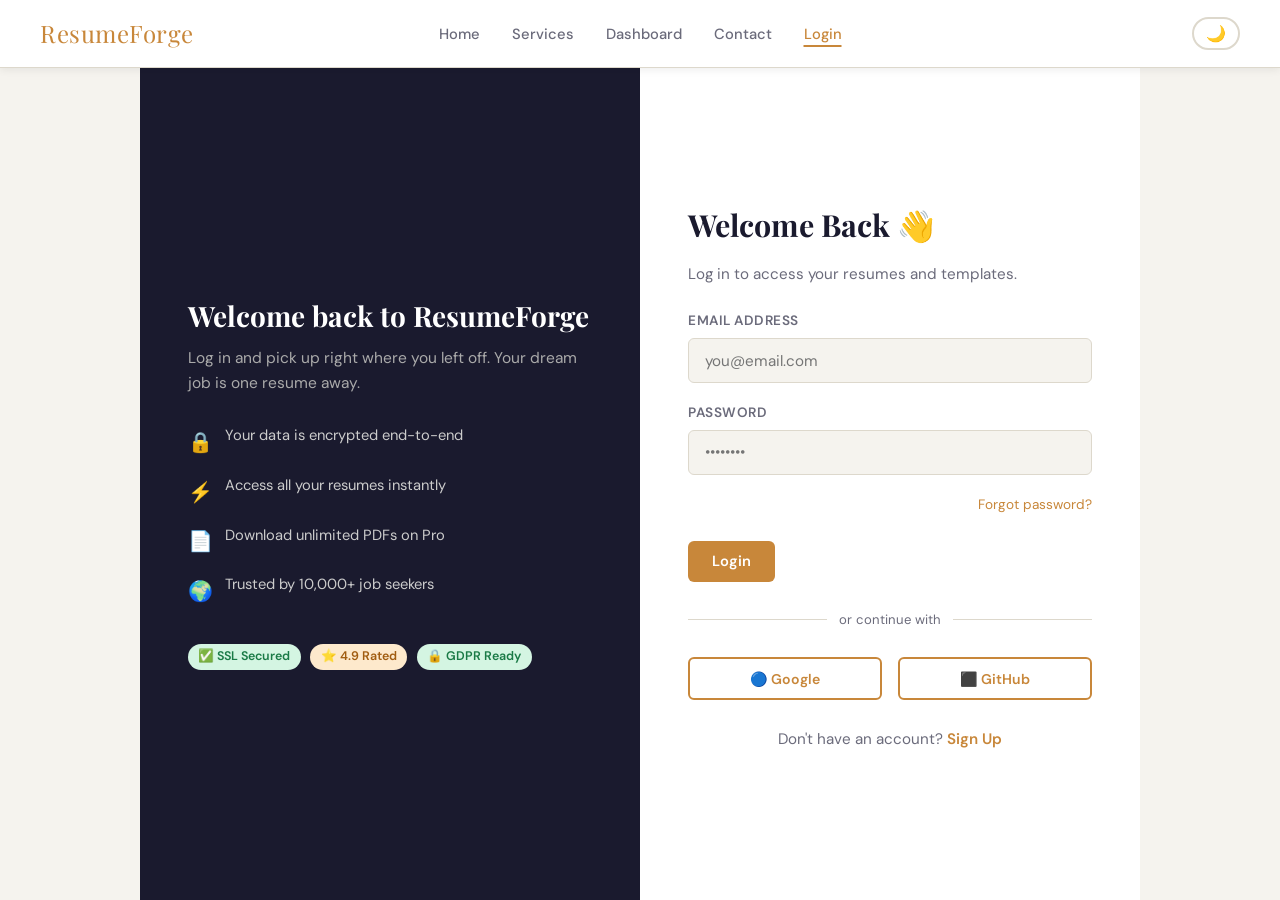
<file: Resume Builder F/pages/login.html>
<!DOCTYPE html>
<html lang="en">
<head>
  <meta charset="UTF-8" />
  <meta name="viewport" content="width=device-width, initial-scale=1.0" />
  <title>Login — ResumeForge</title>
  <link rel="stylesheet" href="../cssFile/globalStyles.css" />
</head>
<body>

  <!-- NAVBAR -->
  <nav class="navbar">
    <a href="../index.html" class="nav-logo">ResumeForge</a>
    <ul class="nav-links" id="navLinks">
      <li><a href="../index.html">Home</a></li>
      <li><a href="services.html">Services</a></li>
      <li><a href="dashboard.html">Dashboard</a></li>
      <li><a href="contact.html">Contact</a></li>
      <li><a href="login.html" class="active">Login</a></li>
    </ul>
    <div class="nav-right">
      <button class="dark-toggle" id="darkToggle">🌙</button>
      <button class="nav-burger" id="navBurger">☰</button>
    </div>
  </nav>

  <div class="auth-page">
    <div class="auth-panel">
      <h2>Welcome back to ResumeForge</h2>
      <p>Log in and pick up right where you left off. Your dream job is one resume away.</p>
      
      <ul class="perk-list">
        <li class="perk-item">
          <span class="perk-icon">🔒</span>
          <span class="perk-text">Your data is encrypted end-to-end</span>
        </li>
        <li class="perk-item">
          <span class="perk-icon">⚡</span>
          <span class="perk-text">Access all your resumes instantly</span>
        </li>
        <li class="perk-item">
          <span class="perk-icon">📄</span>
          <span class="perk-text">Download unlimited PDFs on Pro</span>
        </li>
        <li class="perk-item">
          <span class="perk-icon">🌍</span>
          <span class="perk-text">Trusted by 10,000+ job seekers</span>
        </li>
      </ul>

      <div class="trust-badges">
        <span class="badge badge-green">✅ SSL Secured</span>
        <span class="badge badge-orange">⭐ 4.9 Rated</span>
        <span class="badge badge-green">🔒 GDPR Ready</span>
      </div>
    </div>

    <div class="auth-card">
      <h2>Welcome Back 👋</h2>
      <p>Log in to access your resumes and templates.</p>
      
      <form id="loginForm">
        <div class="form-group">
          <label for="email">Email Address</label>
          <input type="email" id="email" name="email" placeholder="you@email.com" required />
        </div>
        <div class="form-group">
          <label for="password">Password</label>
          <input type="password" id="password" name="password" placeholder="••••••••" required />
        </div>
        
        <a href="#" class="forgot-link">Forgot password?</a>
        <br>
        <button type="submit" class="btn btn-primary">Login</button>
      </form>
      
      <div class="auth-divider">
        <span></span><small>or continue with</small><span></span>
      </div>
      
      <div class="social-row">
        <button class="btn btn-outline">🔵 Google</button>
        <button class="btn btn-outline">⬛ GitHub</button>
      </div>
      
      <p class="auth-link">Don't have an account? <a href="signup.html">Sign Up</a></p>
    </div>
  </div>

  <script src="../jsFile/jsFunctions.js"></script>
</body>
</html>
</file>
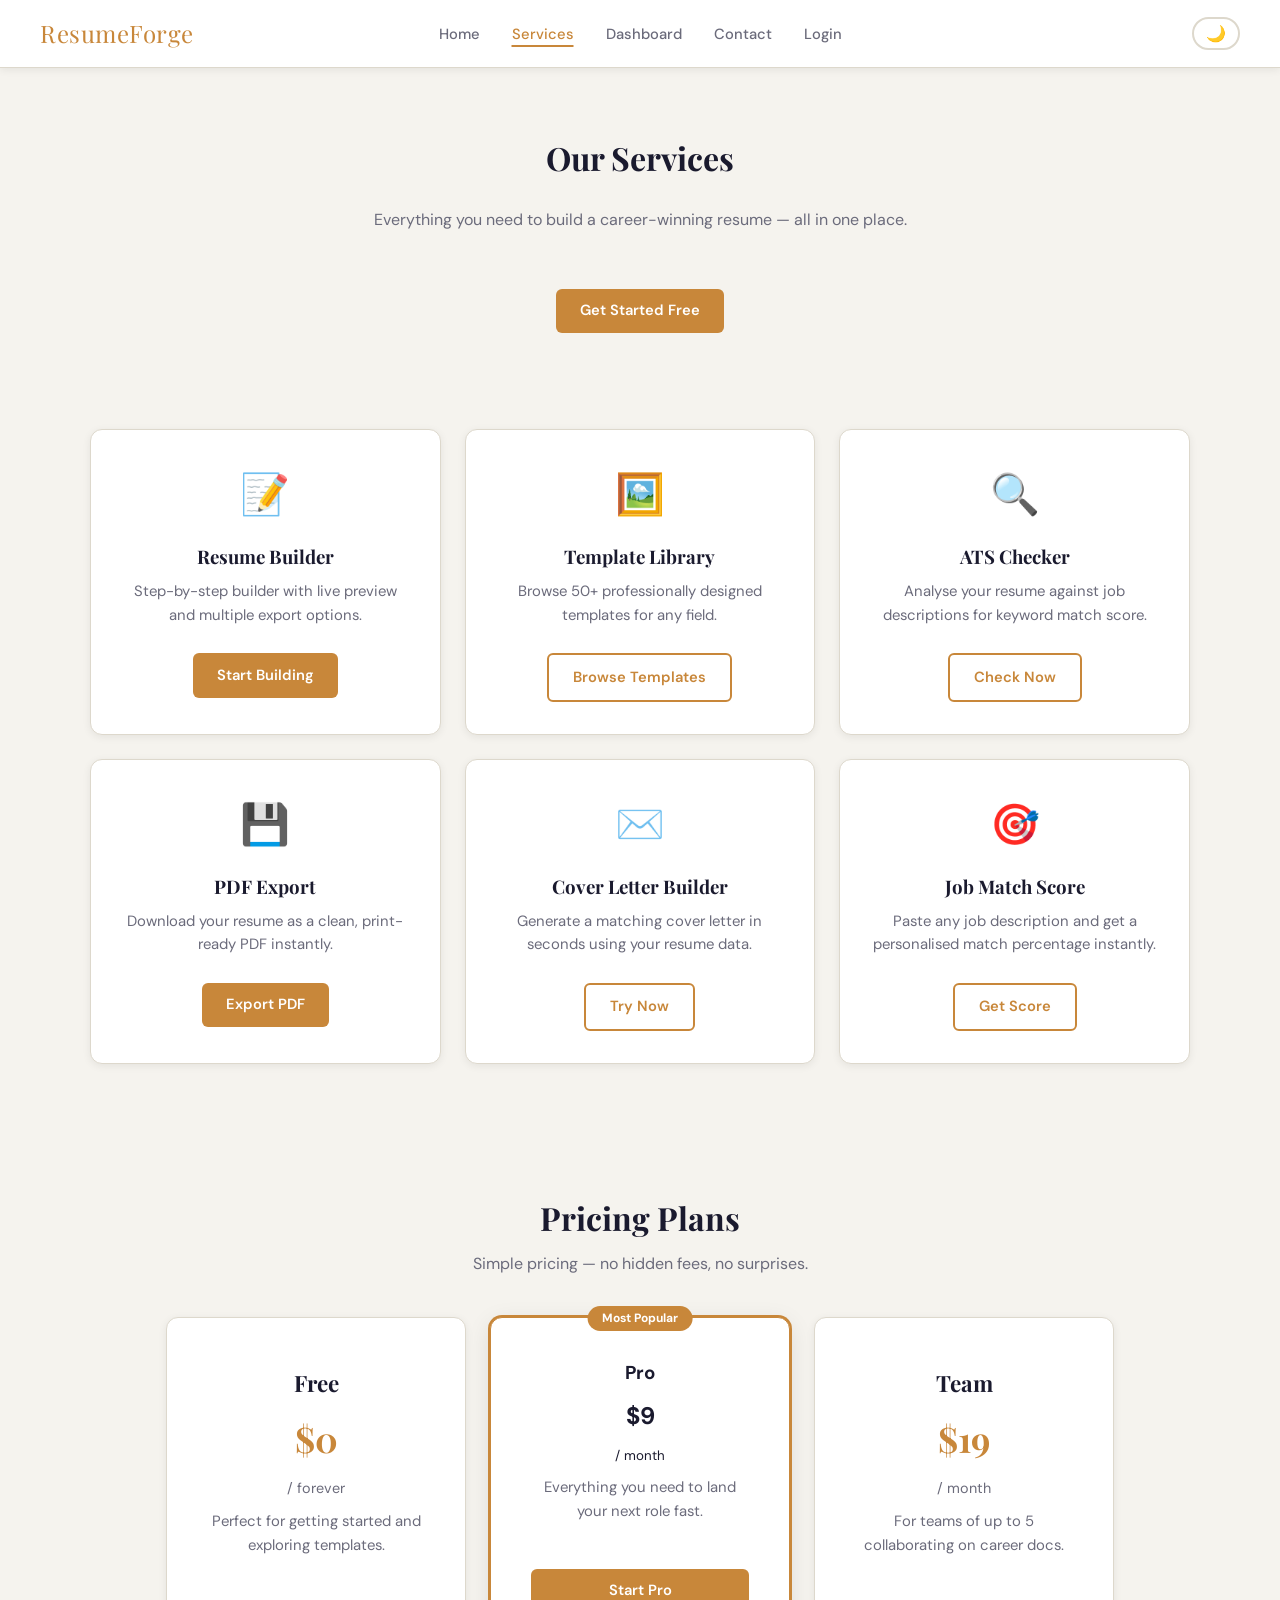
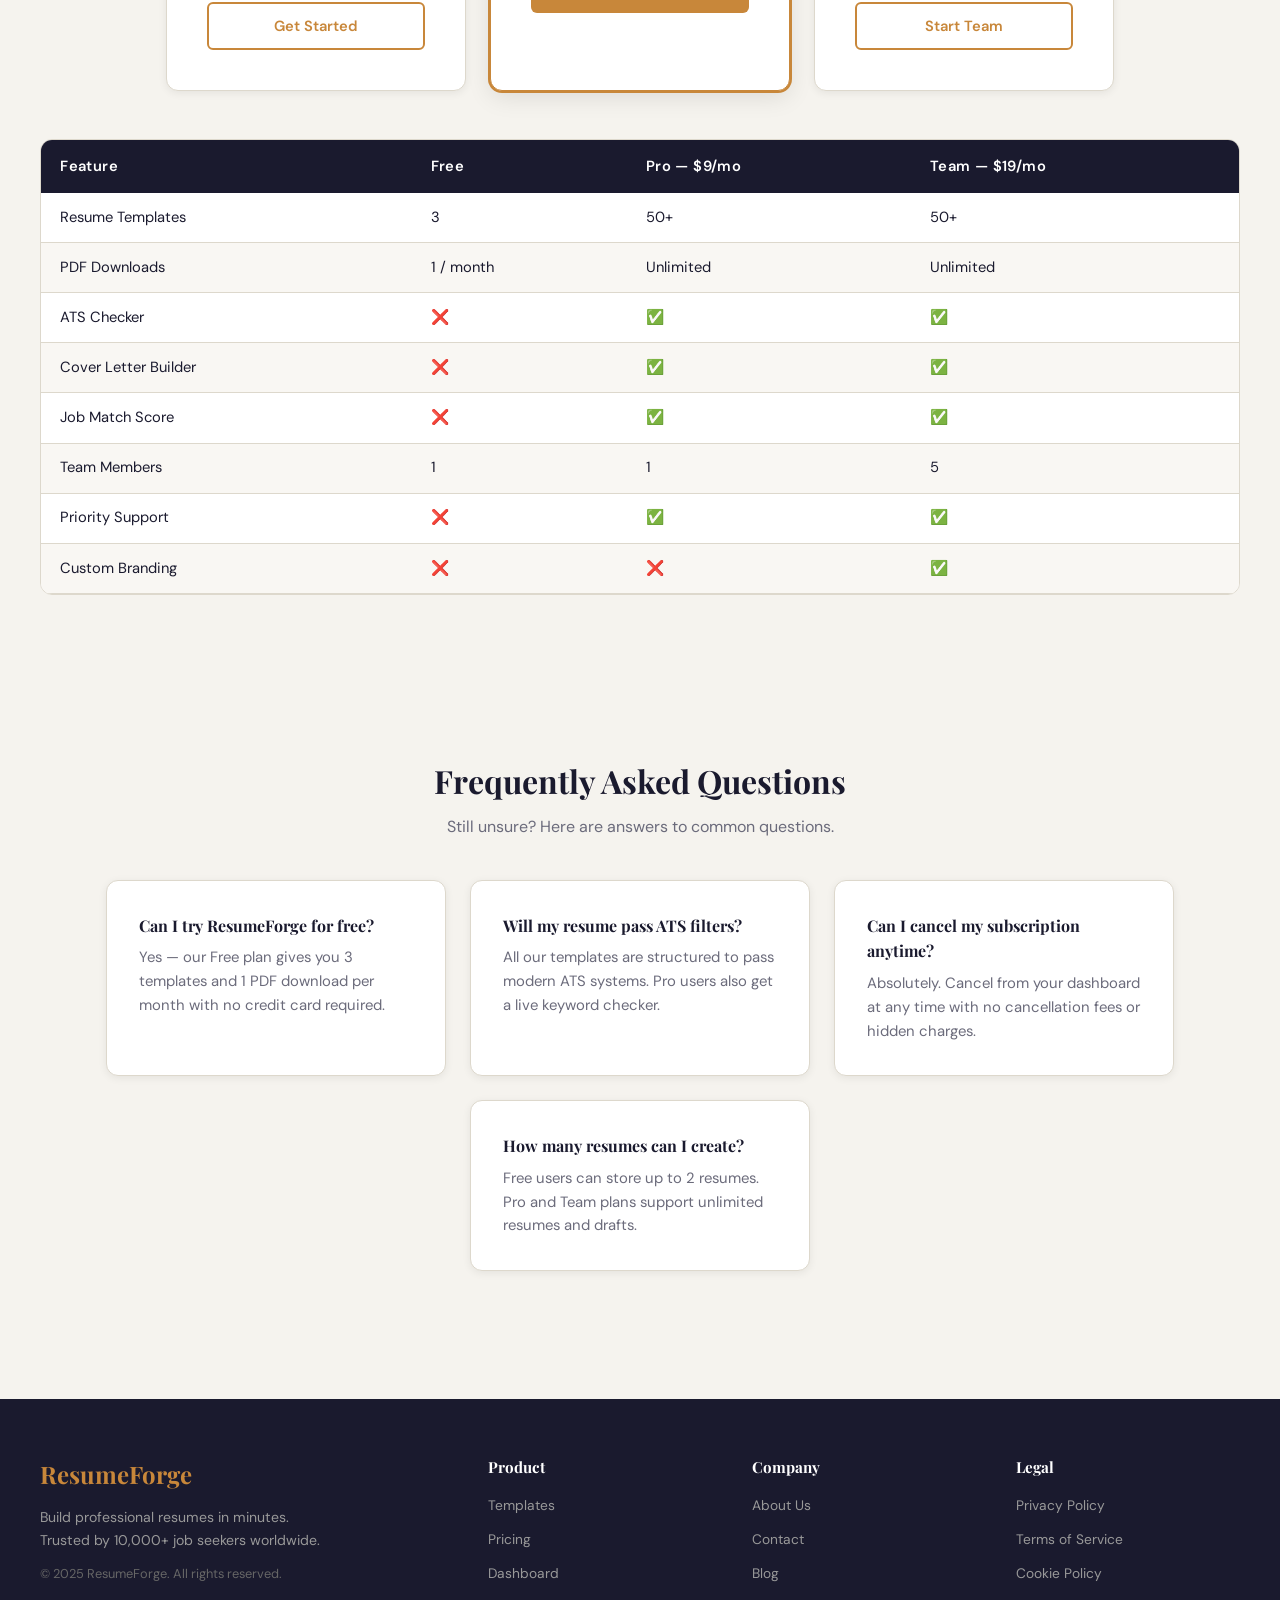
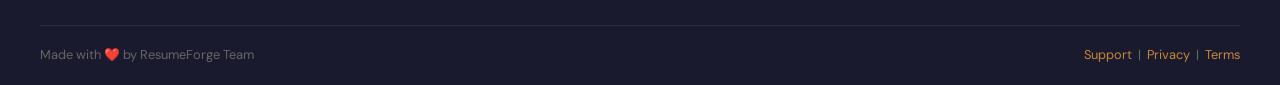
<file: Resume Builder F/pages/services.html>
<!DOCTYPE html>
<html lang="en">
<head>
  <meta charset="UTF-8" />
  <meta name="viewport" content="width=device-width, initial-scale=1.0" />
  <title>Services — ResumeForge</title>
  <link rel="stylesheet" href="../cssFile/globalStyles.css" />
</head>
<body>

  <!-- NAVBAR -->
  <nav class="navbar">
    <a href="../index.html" class="nav-logo">ResumeForge</a>
    <ul class="nav-links" id="navLinks">
      <li><a href="../index.html">Home</a></li>
      <li><a href="services.html" class="active">Services</a></li>
      <li><a href="dashboard.html">Dashboard</a></li>
      <li><a href="contact.html">Contact</a></li>
      <li><a href="login.html">Login</a></li>
    </ul>
    <div class="nav-right">
      <button class="dark-toggle" id="darkToggle">🌙</button>
      <button class="nav-burger" id="navBurger">☰</button>
    </div>
  </nav>

  <!-- HERO -->
  <section class="page-hero">
    <h1 class="section-title">Our Services</h1>
    <p class="section-sub">Everything you need to build a career-winning resume — all in one place.</p>
    <a href="signup.html" class="btn btn-primary">Get Started Free</a>
  </section>

  <!-- SERVICE CARDS GRID -->
  <section>
    <div class="card-grid">
      <div class="card">
        <div class="service-icon">📝</div>
        <h3 class="card-heading">Resume Builder</h3>
        <p class="card-text">Step-by-step builder with live preview and multiple export options.</p>
        <br>
        <a href="login.html" class="btn btn-primary">Start Building</a>
      </div>
      <div class="card">
        <div class="service-icon">🖼️</div>
        <h3 class="card-heading">Template Library</h3>
        <p class="card-text">Browse 50+ professionally designed templates for any field.</p>
        <br>
        <a href="login.html" class="btn btn-outline">Browse Templates</a>
      </div>
      <div class="card">
        <div class="service-icon">🔍</div>
        <h3 class="card-heading">ATS Checker</h3>
        <p class="card-text">Analyse your resume against job descriptions for keyword match score.</p>
        <br>
        <a href="login.html" class="btn btn-outline">Check Now</a>
      </div>
      <div class="card">
        <div class="service-icon">💾</div>
        <h3 class="card-heading">PDF Export</h3>
        <p class="card-text">Download your resume as a clean, print-ready PDF instantly.</p>
        <br>
        <a href="login.html" class="btn btn-primary">Export PDF</a>
      </div>
      <div class="card">
        <div class="service-icon">✉️</div>
        <h3 class="card-heading">Cover Letter Builder</h3>
        <p class="card-text">Generate a matching cover letter in seconds using your resume data.</p>
        <br>
        <a href="login.html" class="btn btn-outline">Try Now</a>
      </div>
      <div class="card">
        <div class="service-icon">🎯</div>
        <h3 class="card-heading">Job Match Score</h3>
        <p class="card-text">Paste any job description and get a personalised match percentage instantly.</p>
        <br>
        <a href="login.html" class="btn btn-outline">Get Score</a>
      </div>
    </div>
  </section>

  <!-- PRICING SECTION -->
  <section>
    <div class="section-header">
      <h2 class="section-title">Pricing Plans</h2>
      <p class="section-sub">Simple pricing — no hidden fees, no surprises.</p>
    </div>

    <div class="pricing-cards">
      <div class="card pricing-card">
        <h3>Free</h3>
        <h2>$0</h2>
        <small>/ forever</small>
        <p class="card-text">Perfect for getting started and exploring templates.</p>
        <br>
        <a href="signup.html" class="btn btn-outline">Get Started</a>
      </div>
      <div class="card pricing-card-featured">
        <span class="pricing-badge">Most Popular</span>
        <h3>Pro</h3>
        <h2>$9</h2>
        <small>/ month</small>
        <p class="card-text">Everything you need to land your next role fast.</p>
        <br>
        <a href="signup.html" class="btn btn-primary">Start Pro</a>
      </div>
      <div class="card pricing-card">
        <h3>Team</h3>
        <h2>$19</h2>
        <small>/ month</small>
        <p class="card-text">For teams of up to 5 collaborating on career docs.</p>
        <br>
        <a href="signup.html" class="btn btn-outline">Start Team</a>
      </div>
    </div>

    <!-- PRICING TABLE -->
    <div class="table-wrap">
      <table>
        <thead>
          <tr>
            <th>Feature</th>
            <th>Free</th>
            <th>Pro — $9/mo</th>
            <th>Team — $19/mo</th>
          </tr>
        </thead>
        <tbody>
          <tr>
            <td>Resume Templates</td>
            <td>3</td>
            <td>50+</td>
            <td>50+</td>
          </tr>
          <tr>
            <td>PDF Downloads</td>
            <td>1 / month</td>
            <td>Unlimited</td>
            <td>Unlimited</td>
          </tr>
          <tr>
            <td>ATS Checker</td>
            <td>❌</td>
            <td>✅</td>
            <td>✅</td>
          </tr>
          <tr>
            <td>Cover Letter Builder</td>
            <td>❌</td>
            <td>✅</td>
            <td>✅</td>
          </tr>
          <tr>
            <td>Job Match Score</td>
            <td>❌</td>
            <td>✅</td>
            <td>✅</td>
          </tr>
          <tr>
            <td>Team Members</td>
            <td>1</td>
            <td>1</td>
            <td>5</td>
          </tr>
          <tr>
            <td>Priority Support</td>
            <td>❌</td>
            <td>✅</td>
            <td>✅</td>
          </tr>
          <tr>
            <td>Custom Branding</td>
            <td>❌</td>
            <td>❌</td>
            <td>✅</td>
          </tr>
        </tbody>
      </table>
    </div>
  </section>

  <!-- FAQ SECTION -->
  <section>
    <div class="section-header">
      <h2 class="section-title">Frequently Asked Questions</h2>
      <p class="section-sub">Still unsure? Here are answers to common questions.</p>
    </div>
    <div class="faq-grid">
      <div class="card faq-card">
        <h4>Can I try ResumeForge for free?</h4>
        <p class="card-text">Yes — our Free plan gives you 3 templates and 1 PDF download per month with no credit card required.</p>
      </div>
      <div class="card faq-card">
        <h4>Will my resume pass ATS filters?</h4>
        <p class="card-text">All our templates are structured to pass modern ATS systems. Pro users also get a live keyword checker.</p>
      </div>
      <div class="card faq-card">
        <h4>Can I cancel my subscription anytime?</h4>
        <p class="card-text">Absolutely. Cancel from your dashboard at any time with no cancellation fees or hidden charges.</p>
      </div>
      <div class="card faq-card">
        <h4>How many resumes can I create?</h4>
        <p class="card-text">Free users can store up to 2 resumes. Pro and Team plans support unlimited resumes and drafts.</p>
      </div>
    </div>
  </section>

  <!-- FOOTER -->
  <footer class="footer-full">
    <div class="footer-grid">
      <div class="footer-brand-col">
        <h3>ResumeForge</h3>
        <p>Build professional resumes in minutes. Trusted by 10,000+ job seekers worldwide.</p>
        <small>© 2025 ResumeForge. All rights reserved.</small>
      </div>
      <div class="footer-link-col">
        <h4>Product</h4>
        <ul>
          <li><a href="services.html">Templates</a></li>
          <li><a href="services.html">Pricing</a></li>
          <li><a href="dashboard.html">Dashboard</a></li>
        </ul>
      </div>
      <div class="footer-link-col">
        <h4>Company</h4>
        <ul>
          <li><a href="#">About Us</a></li>
          <li><a href="contact.html">Contact</a></li>
          <li><a href="#">Blog</a></li>
        </ul>
      </div>
      <div class="footer-link-col">
        <h4>Legal</h4>
        <ul>
          <li><a href="#">Privacy Policy</a></li>
          <li><a href="#">Terms of Service</a></li>
          <li><a href="#">Cookie Policy</a></li>
        </ul>
      </div>
    </div>
    <div class="footer-bottom">
      <span>Made with ❤️ by ResumeForge Team</span>
      <span><a href="contact.html">Support</a> &nbsp;|&nbsp; <a href="#">Privacy</a> &nbsp;|&nbsp; <a href="#">Terms</a></span>
    </div>
  </footer>

  <script src="../jsFile/jsFunctions.js"></script>
</body>
</html>
</file>
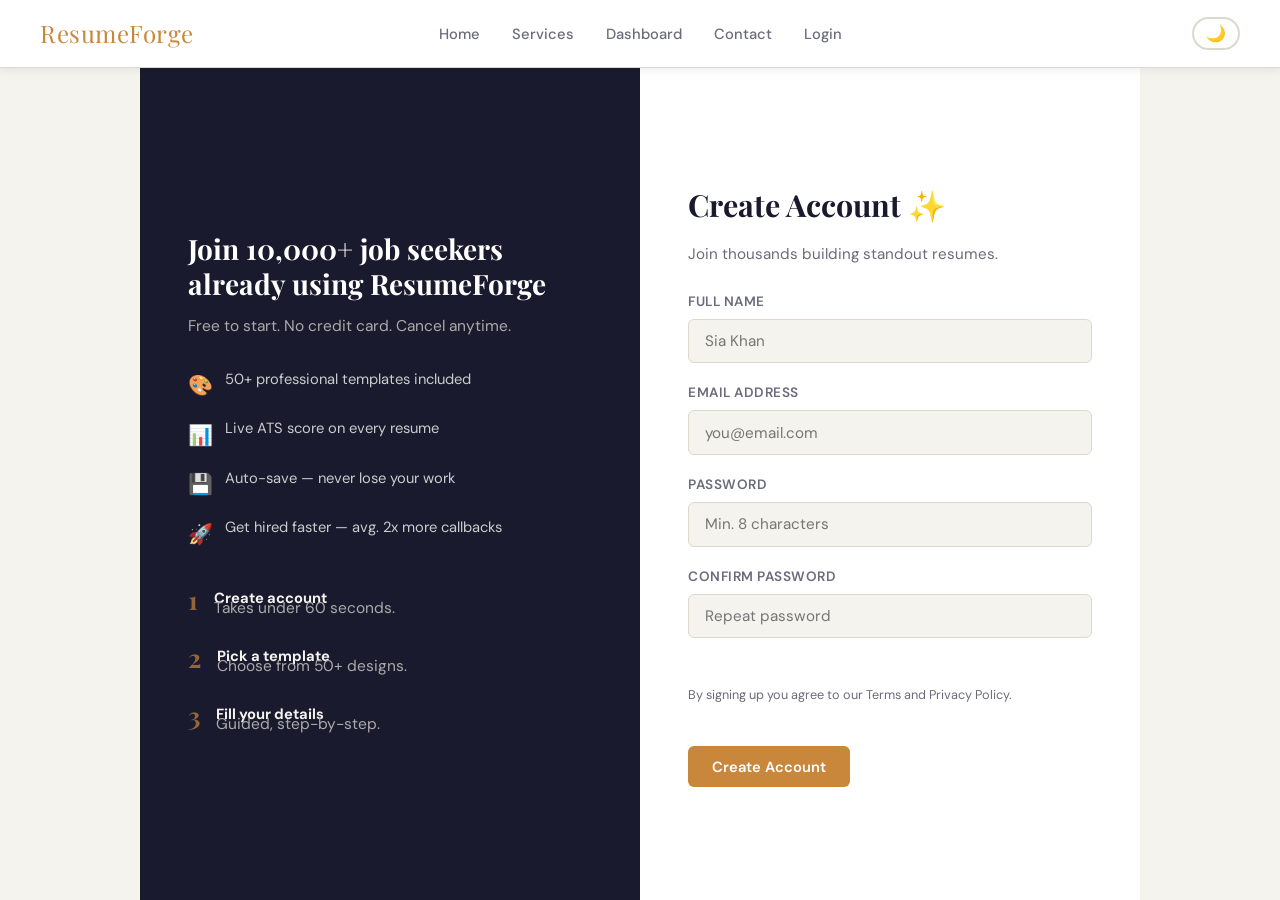
<file: Resume Builder F/pages/signup.html>
<!DOCTYPE html>
<html lang="en">
<head>
  <meta charset="UTF-8" />
  <meta name="viewport" content="width=device-width, initial-scale=1.0" />
  <title>Sign Up — ResumeForge</title>
  <link rel="stylesheet" href="../cssFile/globalStyles.css" />
</head>
<body>

  <!-- NAVBAR -->
  <nav class="navbar">
    <a href="../index.html" class="nav-logo">ResumeForge</a>
    <ul class="nav-links" id="navLinks">
      <li><a href="../index.html">Home</a></li>
      <li><a href="services.html">Services</a></li>
      <li><a href="dashboard.html">Dashboard</a></li>
      <li><a href="contact.html">Contact</a></li>
      <li><a href="login.html">Login</a></li>
    </ul>
    <div class="nav-right">
      <button class="dark-toggle" id="darkToggle">🌙</button>
      <button class="nav-burger" id="navBurger">☰</button>
    </div>
  </nav>

  <div class="auth-page">
    <div class="auth-panel">
      <h2>Join 10,000+ job seekers already using ResumeForge</h2>
      <p>Free to start. No credit card. Cancel anytime.</p>
      
      <ul class="perk-list">
        <li class="perk-item">
          <span class="perk-icon">🎨</span>
          <span class="perk-text">50+ professional templates included</span>
        </li>
        <li class="perk-item">
          <span class="perk-icon">📊</span>
          <span class="perk-text">Live ATS score on every resume</span>
        </li>
        <li class="perk-item">
          <span class="perk-icon">💾</span>
          <span class="perk-text">Auto-save — never lose your work</span>
        </li>
        <li class="perk-item">
          <span class="perk-icon">🚀</span>
          <span class="perk-text">Get hired faster — avg. 2x more callbacks</span>
        </li>
      </ul>

      <div class="mini-steps">
        <div class="mini-step">
          <h2>1</h2>
          <div>
            <strong>Create account</strong>
            <p>Takes under 60 seconds.</p>
          </div>
        </div>
        <div class="mini-step">
          <h2>2</h2>
          <div>
            <strong>Pick a template</strong>
            <p>Choose from 50+ designs.</p>
          </div>
        </div>
        <div class="mini-step">
          <h2>3</h2>
          <div>
            <strong>Fill your details</strong>
            <p>Guided, step-by-step.</p>
          </div>
        </div>
      </div>
    </div>

    <div class="auth-card">
      <h2>Create Account ✨</h2>
      <p>Join thousands building standout resumes.</p>
      
      <form id="signupForm">
        <div class="form-group">
          <label for="fullName">Full Name</label>
          <input type="text" id="fullName" name="fullName" placeholder="Sia Khan" required />
        </div>
        <div class="form-group">
          <label for="email">Email Address</label>
          <input type="email" id="email" name="email" placeholder="you@email.com" required />
        </div>
        <div class="form-group">
          <label for="password">Password</label>
          <input type="password" id="password" name="password" placeholder="Min. 8 characters" required />
        </div>
        <div class="form-group">
          <label for="confirmPassword">Confirm Password</label>
          <input type="password" id="confirmPassword" name="confirmPassword" placeholder="Repeat password" required />
        </div>
        
        <p class="card-text">
          <br>
          <small>By signing up you agree to our Terms and Privacy Policy.</small>
          <br><br>
        </p>

        <button type="submit" class="btn btn-primary">Create Account</button>
      </form>
    </div>
  </div>

  <script src="../jsFile/jsFunctions.js"></script>
</body>
</html>
</file>
<file: Resume Builder F/cssFile/globalStyles.css>
@import url('https://fonts.googleapis.com/css2?family=Playfair+Display:wght@600;700&family=DM+Sans:wght@300;400;500;600&display=swap');

/* ── ROOT VARIABLES ── */
:root {
  --clr-bg:        #f5f3ee;
  --clr-surface:   #ffffff;
  --clr-primary:   #1a1a2e;
  --clr-accent:    #c8873a;
  --clr-accent2:   #e8a85a;
  --clr-text:      #1a1a2e;
  --clr-muted:     #6b6b7b;
  --clr-border:    #ddd8cc;
  --clr-row-alt:   #f9f7f3;
  --clr-row-hover: #fff3e0;
  --radius-sm: 6px;
  --radius-md: 12px;
  --radius-lg: 20px;
  --shadow-sm: 0 2px 8px rgba(0,0,0,0.07);
  --shadow-md: 0 6px 24px rgba(0,0,0,0.10);
  --shadow-lg: 0 16px 48px rgba(0,0,0,0.14);
  --font-display: 'Playfair Display', Georgia, serif;
  --font-body:    'DM Sans', sans-serif;
  --transition:   0.25s ease;
  --nav-h:        68px;
}

/* ── DARK MODE ── */
body.dark {
  --clr-bg:        #12121c;
  --clr-surface:   #1e1e2e;
  --clr-primary:   #f5f3ee;
  --clr-text:      #e8e6df;
  --clr-muted:     #9999aa;
  --clr-border:    #2e2e40;
  --clr-row-alt:   #1a1a28;
  --clr-row-hover: #2a1f10;
}

/* ── RESET ── */
*, *::before, *::after { box-sizing: border-box; margin: 0; padding: 0; }
html { scroll-behavior: smooth; }
body {
  font-family: var(--font-body);
  background: var(--clr-bg);
  color: var(--clr-text);
  transition: background var(--transition), color var(--transition);
  line-height: 1.6;
}
a { text-decoration: none; color: inherit; }
ul { list-style: none; }
img { max-width: 100%; display: block; }

/* ── NAVBAR ── */
.navbar {
  display: flex;
  align-items: center;
  justify-content: space-between;
  height: var(--nav-h);
  padding: 0 2.5rem;
  background: var(--clr-surface);
  border-bottom: 1px solid var(--clr-border);
  position: sticky;
  top: 0;
  z-index: 100;
  box-shadow: var(--shadow-sm);
}
.nav-logo {
  font-family: var(--font-display);
  font-size: 1.5rem;
  color: var(--clr-accent);
  letter-spacing: 0.5px;
}
.nav-links {
  display: flex;
  align-items: center;
  gap: 2rem;
  position: absolute;
  left: 50%;
  transform: translateX(-50%);
}
.nav-links a {
  font-size: 0.92rem;
  font-weight: 500;
  color: var(--clr-muted);
  transition: color var(--transition);
  position: relative;
}
.nav-links a::after {
  content: '';
  position: absolute;
  bottom: -3px; left: 0;
  width: 0; height: 2px;
  background: var(--clr-accent);
  transition: width var(--transition);
}
.nav-links a:hover,
.nav-links a.active { color: var(--clr-accent); }
.nav-links a:hover::after,
.nav-links a.active::after { width: 100%; }
.nav-right {
  display: flex;
  align-items: center;
  gap: 0.6rem;
}
.nav-burger { display: none; background: none; border: 2px solid var(--clr-border); border-radius: var(--radius-sm); padding: 0.3rem 0.6rem; font-size: 1.1rem; cursor: pointer; color: var(--clr-text); transition: border-color var(--transition); }
.nav-burger:hover { border-color: var(--clr-accent); color: var(--clr-accent); }
.dark-toggle { background: none; border: 2px solid var(--clr-border); border-radius: 50px; padding: 0.3rem 0.75rem; cursor: pointer; font-size: 1rem; color: var(--clr-text); transition: border-color var(--transition), background var(--transition); }
.dark-toggle:hover { border-color: var(--clr-accent); background: var(--clr-accent); color: #fff; }

@media (max-width: 850px) {
  .nav-burger { display: block; }
  .nav-links {
    display: none;
    position: absolute;
    top: 100%;
    left: 0;
    width: 100%;
    transform: none;
    background: var(--clr-surface);
    flex-direction: column;
    padding: 1.5rem 0;
    border-bottom: 1px solid var(--clr-border);
    box-shadow: var(--shadow-sm);
  }
  .nav-links.nav-open { display: flex; }
}

/* ── BUTTONS ── */
.btn {
  display: inline-flex;
  align-items: center;
  justify-content: center;
  gap: 0.4rem;
  padding: 0.65rem 1.5rem;
  border: none;
  border-radius: var(--radius-sm);
  font-family: var(--font-body);
  font-size: 0.92rem;
  font-weight: 600;
  cursor: pointer;
  transition: all var(--transition);
}
.btn-primary { background: var(--clr-accent); color: #fff; }
.btn-primary:hover { background: var(--clr-accent2); transform: translateY(-1px); box-shadow: var(--shadow-md); }
.btn-outline { background: transparent; color: var(--clr-accent); border: 2px solid var(--clr-accent); }
.btn-outline:hover { background: var(--clr-accent); color: #fff; }
.btn-ghost { background: transparent; color: var(--clr-muted); border: 1px solid var(--clr-border); }
.btn-ghost:hover { color: var(--clr-text); border-color: var(--clr-text); }
.btn-danger { background: #e74c3c; color: #fff; margin-left: 0.4rem; }
.btn-danger:hover { background: #c0392b; transform: translateY(-1px); }
.btn-block { width: 100%; display: block; margin-top: auto; } /* Added for dashboard buttons */

/* ── GRID LAYOUTS ── */
.card-grid { display: grid; grid-template-columns: repeat(auto-fit, minmax(300px, 1fr)); gap: 1.5rem; max-width: 1100px; margin: 0 auto; }
.steps-grid { display: grid; grid-template-columns: repeat(auto-fit, minmax(220px, 1fr)); gap: 1.5rem; max-width: 1100px; margin: 0 auto; }
.faq-grid { display: flex; flex-wrap: wrap; justify-content: center; gap: 1.5rem; max-width: 1100px; margin: 0 auto; }
.chart-grid { display: flex; flex-wrap: wrap; gap: 1.5rem; justify-content: center; } /* Added for graphs */

/* ── SHARED CARDS ── */
.card { background: var(--clr-surface); border: 1px solid var(--clr-border); border-radius: var(--radius-md); padding: 2rem; box-shadow: var(--shadow-sm); transition: box-shadow var(--transition), transform var(--transition); text-align: center; }
.card:hover { box-shadow: var(--shadow-md); transform: translateY(-3px); }
.card-body { padding: 1.2rem; }
.card-heading { font-family: var(--font-display); margin-bottom: 0.5rem; }
.card-text { color: var(--clr-muted); font-size: 0.93rem; }
.chart-card { flex: 1 1 400px; text-align: left; } /* Added for graphs */

/* ── IMAGE FRAME ── */
.img-frame { background: #f5f3ee; display: flex; align-items: center; justify-content: center; width: 100%; padding: 12px; border-radius: 12px 12px 0 0; position: relative; }
.img-frame img { width: 100%; height: auto; max-height: 320px; object-fit: contain; display: block; margin: auto; border-radius: 8px; }

/* ── BADGE ── */
.badge { display: inline-block; padding: 0.2rem 0.65rem; border-radius: 50px; font-size: 0.78rem; font-weight: 600; }
.badge-green  { background: #d4f5e2; color: #1a7a46; }
.badge-orange { background: #fde9cc; color: #a05c10; }
.badge-red    { background: #fde8e8; color: #a02020; }

/* ── FORMS ── */
.form-group { display: flex; flex-direction: column; gap: 0.4rem; margin-bottom: 1.2rem; text-align: left; }
.form-group label { font-size: 0.85rem; font-weight: 600; color: var(--clr-muted); letter-spacing: 0.5px; text-transform: uppercase; }
.form-group input, .form-group textarea, .form-group select { padding: 0.7rem 1rem; border: 1.5px solid var(--clr-border); border-radius: var(--radius-sm); font-family: var(--font-body); font-size: 0.95rem; background: var(--clr-bg); color: var(--clr-text); outline: none; }
.form-group input:focus, .form-group textarea:focus, .form-group select:focus { border-color: var(--clr-accent); box-shadow: 0 0 0 3px rgba(200,135,58,0.15); }
.form-group textarea { resize: vertical; min-height: 100px; }
.form-row { display: flex; gap: 1rem; flex-wrap: wrap; }
.form-row .form-group { flex: 1 1 200px; }

/* ── TABLES ── */
.table-wrap { overflow-x: auto; border-radius: var(--radius-md); border: 1px solid var(--clr-border); text-align: left; background: var(--clr-surface); margin-bottom: 2rem;}
table { width: 100%; border-collapse: collapse; font-size: 0.92rem; }
thead { background: var(--clr-primary); color: #fff; }
thead th { padding: 0.9rem 1.2rem; text-align: left; font-weight: 600; letter-spacing: 0.4px; }
tbody tr:nth-child(even) { background: var(--clr-row-alt); }
tbody td { padding: 0.8rem 1.2rem; border-bottom: 1px solid var(--clr-border); color: var(--clr-text); }

/* ── SECTIONS ── */
section { padding: 4rem 2.5rem; }
.section-header { text-align: center; margin-bottom: 2.5rem; }
.section-title { font-family: var(--font-display); font-size: 2rem; color: var(--clr-text); margin-bottom: 0.5rem; }
.section-sub { color: var(--clr-muted); margin-bottom: 2.5rem; font-size: 1rem; }
.hero { display: flex; align-items: center; justify-content: center; flex-direction: column; text-align: center; padding: 6rem 2rem 4rem; gap: 1.5rem; }
.hero h1 { font-family: var(--font-display); font-size: clamp(2.4rem, 5vw, 4rem); line-height: 1.15; color: var(--clr-text); }
.hero h1 span { color: var(--clr-accent); }
.page-hero { text-align: center; padding: 4rem 2.5rem 2rem; display: flex; flex-direction: column; align-items: center; gap: 1rem; }

/* ── DASHBOARD ACTIONS ── */
.dash-header-btns { display: flex; gap: 0.8rem; flex-wrap: wrap; }
.dash-subheading { font-family: var(--font-display); font-size: 1.4rem; color: var(--clr-text); margin: 2.5rem 0 1.2rem; text-align: left; }
.stats-row { display: flex; flex-wrap: wrap; gap: 1.2rem; margin-bottom: 2.5rem; justify-content: center; }
.stat-card { flex: 1 1 140px; background: var(--clr-surface); border: 1px solid var(--clr-border); border-radius: var(--radius-md); padding: 1.4rem 1.5rem; display: flex; flex-direction: column; gap: 0.3rem; box-shadow: var(--shadow-sm); text-align: left; }
.stat-card h2 { font-family: var(--font-display); font-size: 2rem; color: var(--clr-accent); }
.stat-card p { font-size: 0.85rem; color: var(--clr-muted); }
.action-grid { display: flex; flex-wrap: wrap; gap: 1.5rem; justify-content: flex-start; }
.action-card { flex: 1 1 200px; max-width: 280px; text-align: center; display: flex; flex-direction: column; justify-content: space-between; gap: 0.5rem; cursor: pointer; }
.action-icon { font-size: 2.4rem; margin-bottom: 0.3rem; }
.dash-table-head { display: flex; align-items: center; justify-content: space-between; flex-wrap: wrap; gap: 1rem; margin-bottom: 1.5rem; }
.search-input { padding: 0.6rem 1rem; border: 1.5px solid var(--clr-border); border-radius: var(--radius-sm); font-size: 0.9rem; outline: none; width: 260px; }

/* ── OTHER COMPONENTS ── */
.stats-bar { display: flex; flex-wrap: wrap; justify-content: center; gap: 2rem; padding: 2rem 2.5rem; background: var(--clr-primary); }
.stat-pill { display: flex; flex-direction: column; align-items: center; gap: 0.2rem; }
.stat-pill h2 { font-family: var(--font-display); font-size: 2rem; color: var(--clr-accent); }
.stat-pill p { font-size: 0.85rem; color: #aaa; letter-spacing: 0.5px; }
.feature-icon, .service-icon { font-size: 2.5rem; margin-bottom: 1rem; text-align: center; }
.step-num { font-family: var(--font-display); font-size: 2.5rem; color: var(--clr-accent); opacity: 0.35; display: block; margin-bottom: 0.5rem; text-align: center;}
.contact-icon { font-size: 2rem; margin-bottom: 0.5rem; text-align: center;}
.pricing-cards { display: flex; flex-wrap: wrap; justify-content: center; gap: 1.5rem; margin-bottom: 3rem; }
.pricing-card, .pricing-card-featured { max-width: 300px; flex: 1 1 240px; text-align: center; position: relative; display: flex; flex-direction: column; gap: 0.6rem; padding: 2.5rem; }
.pricing-card-featured { border-color: var(--clr-accent); box-shadow: 0 0 0 2px var(--clr-accent), var(--shadow-md); }
.pricing-badge { position: absolute; top: -0.75rem; left: 50%; transform: translateX(-50%); background: var(--clr-accent); color: #fff; font-size: 0.75rem; font-weight: 700; padding: 0.2rem 0.9rem; border-radius: 50px; white-space: nowrap; }
.pricing-card h3 { font-family: var(--font-display); font-size: 1.4rem; color: var(--clr-text); margin-top: 0.5rem; }
.pricing-card h2 { font-family: var(--font-display); font-size: 2.2rem; color: var(--clr-accent); }
.pricing-card small { font-size: 0.9rem; color: var(--clr-muted); font-family: var(--font-body); }
.cta-banner { background: var(--clr-primary); text-align: center; padding: 4rem 2.5rem; display: flex; flex-direction: column; align-items: center; gap: 1rem; }
.cta-banner h2 { font-family: var(--font-display); font-size: 2rem; color: #fff; }
.cta-banner p { color: #aaa; }
.faq-card { max-width: 340px; flex: 1 1 300px; text-align: left; }
.faq-card h4 { font-family: var(--font-display); font-size: 1rem; margin-bottom: 0.5rem; color: var(--clr-text); }
.contact-info-card { text-align: center; padding: 1.6rem; }
.contact-info-card h4 { font-weight: 700; font-size: 0.85rem; color: var(--clr-text); text-transform: uppercase; letter-spacing: 0.5px; }
.contact-info-card p { font-size: 0.88rem; color: var(--clr-muted); margin-top: 0.25rem; }
.contact-body { display: flex; flex-wrap: wrap; gap: 2rem; padding: 2rem 2.5rem 4rem; align-items: flex-start; justify-content: center; }
.contact-form-card { flex: 1 1 480px; max-width: 620px; text-align: left;}
.contact-side { flex: 0 1 320px; display: flex; flex-direction: column; gap: 1.2rem; text-align: left; }
.response-list { display: flex; flex-direction: column; gap: 0.7rem; list-style: none; margin-top: 0.5rem; }
.response-item { display: flex; align-items: center; gap: 0.75rem; }
.social-row { display: flex; gap: 1rem; }
.social-row .btn { flex: 1; font-size: 0.88rem; }

/* ── AUTH PAGES ── */
.auth-page { display: flex; align-items: stretch; justify-content: center; min-height: calc(100vh - var(--nav-h)); flex-wrap: wrap; }
.auth-panel { flex: 1 1 400px; max-width: 500px; background: var(--clr-primary); color: #f5f3ee; padding: 3.5rem 3rem; display: flex; flex-direction: column; gap: 1.8rem; justify-content: center; text-align: left; }
.auth-panel h2 { font-family: var(--font-display); font-size: 1.75rem; line-height: 1.25; color: #fff; }
.auth-panel p { font-size: 0.97rem; color: #aaa; margin-top: -1rem; }
.auth-card { flex: 1 1 400px; max-width: 500px; background: var(--clr-surface); padding: 3.5rem 3rem; display: flex; flex-direction: column; justify-content: center; gap: 0.5rem; text-align: left; }
.auth-card h2 { font-family: var(--font-display); font-size: 1.9rem; color: var(--clr-text); margin-bottom: 0.3rem; }
.auth-card p { color: var(--clr-muted); font-size: 0.95rem; margin-bottom: 1rem; }
.forgot-link { font-size: 0.85rem; color: var(--clr-accent); text-align: right; display: block; }
.forgot-link:hover { text-decoration: underline; }
.auth-divider { display: flex; align-items: center; gap: 0.75rem; margin: 1.2rem 0; }
.auth-divider span { flex: 1; height: 1px; background: var(--clr-border); display: block; }
.auth-divider small { font-size: 0.82rem; color: var(--clr-muted); white-space: nowrap; }
.auth-link { text-align: center; margin-top: 1.2rem; font-size: 0.9rem; color: var(--clr-muted); }
.auth-link a { color: var(--clr-accent); font-weight: 600; }
.perk-list { display: flex; flex-direction: column; gap: 1rem; list-style: none; }
.perk-item { display: flex; align-items: flex-start; gap: 0.75rem; }
.perk-icon { font-size: 1.25rem; flex-shrink: 0; margin-top: 0.1rem; }
.perk-text { font-size: 0.92rem; color: #ccc; line-height: 1.5; }
.trust-badges { display: flex; flex-wrap: wrap; gap: 0.6rem; margin-top: 0.5rem; }
.mini-steps { display: flex; flex-direction: column; gap: 1.5rem; margin-top: 0.5rem; }
.mini-step { display: flex; align-items: flex-start; gap: 1rem; }
.mini-step h2 { font-family: var(--font-display); font-size: 1.6rem; color: var(--clr-accent); opacity: 0.7; line-height: 1; }
.mini-step div { display: flex; flex-direction: column; gap: 0.1rem; color: #f5f3ee; font-size: 0.92rem; }

/* ── FOOTER ── */
.footer-full { background: var(--clr-primary); margin-top: 4rem; padding: 3.5rem 2.5rem 0; text-align: left; }
body.dark .footer-full { background: #0d0d18; }
.footer-grid { display: flex; flex-wrap: wrap; gap: 2.5rem; padding-bottom: 2.5rem; border-bottom: 1px solid rgba(255,255,255,0.08); }
.footer-brand-col { flex: 2 1 220px; display: flex; flex-direction: column; gap: 0.8rem; }
.footer-brand-col h3 { font-family: var(--font-display); font-size: 1.5rem; color: var(--clr-accent); }
.footer-brand-col p { font-size: 0.88rem; color: #999; line-height: 1.6; max-width: 280px; }
.footer-brand-col small { font-size: 0.8rem; color: #666; }
.footer-link-col { flex: 1 1 130px; display: flex; flex-direction: column; gap: 0.8rem; }
.footer-link-col h4 { font-family: var(--font-display); font-size: 0.95rem; color: #fff; }
.footer-link-col ul { display: flex; flex-direction: column; gap: 0.5rem; }
.footer-link-col a { font-size: 0.86rem; color: #999; transition: color var(--transition); }
.footer-link-col a:hover { color: var(--clr-accent); }
.footer-bottom { display: flex; flex-wrap: wrap; justify-content: space-between; align-items: center; gap: 0.8rem; padding: 1.2rem 0; font-size: 0.8rem; color: #666; }
.footer-bottom a { color: var(--clr-accent); }

/* ── DASHBOARD LAYOUT & STATS ── */
.dash-section { padding: 4rem 2.5rem; }
.dashboard-header { display: flex; align-items: center; justify-content: space-between; flex-wrap: wrap; gap: 1rem; margin-bottom: 2rem; }
.dashboard-sub { margin-bottom: 0; }
.dash-header-btns { display: flex; gap: 0.8rem; flex-wrap: wrap; }
.dash-subheading { font-family: var(--font-display); font-size: 1.4rem; color: var(--clr-text); margin: 2.5rem 0 1.2rem; text-align: left; }
.stats-row { display: flex; flex-wrap: wrap; gap: 1.2rem; margin-bottom: 2.5rem; }
.stat-card { flex: 1 1 140px; background: var(--clr-surface); border: 1px solid var(--clr-border); border-radius: var(--radius-md); padding: 1.4rem 1.5rem; display: flex; flex-direction: column; gap: 0.3rem; box-shadow: var(--shadow-sm); text-align: left; }
.stat-num { font-family: var(--font-display); font-size: 2rem; color: var(--clr-accent); font-weight: 700; line-height: 1.2; }
.stat-label { font-size: 0.85rem; color: var(--clr-muted); }

/* ── ACTION CARDS & SEARCH ── */
.action-grid { display: flex; flex-wrap: wrap; gap: 1.5rem; justify-content: flex-start; }
.action-card { flex: 1 1 200px; max-width: 280px; text-align: center; display: flex; flex-direction: column; gap: 0.5rem; cursor: pointer; justify-content: space-between; }
.action-icon { font-size: 2.4rem; margin-bottom: 0.3rem; }
.dash-table-head { display: flex; align-items: center; justify-content: space-between; flex-wrap: wrap; gap: 1rem; margin-bottom: 1.5rem; }
.search-input { padding: 0.6rem 1rem; border: 1.5px solid var(--clr-border); border-radius: var(--radius-sm); font-size: 0.9rem; outline: none; width: 260px; background: var(--clr-bg); color: var(--clr-text); }
.search-input:focus { border-color: var(--clr-accent); }

/* ── SVG CHARTS (From your TSX!) ── */
.charts-row { display: flex; flex-wrap: wrap; gap: 1.5rem; margin-bottom: 2.5rem; }
.chart-box { flex: 1 1 400px; text-align: left; }
.chart-title { font-family: var(--font-display); font-size: 1.1rem; color: var(--clr-text); margin-bottom: 1rem; }
.chart-svg { width: 100%; height: auto; display: block; margin-top: 1rem; }
.chart-bar { fill: var(--clr-accent); transition: fill var(--transition); }
.chart-bar:hover { fill: var(--clr-accent2); }
.chart-label { font-family: var(--font-body); font-size: 12px; fill: var(--clr-muted); }
.chart-value { font-family: var(--font-body); font-size: 14px; font-weight: 600; fill: var(--clr-text); }
.chart-axis { stroke: var(--clr-border); stroke-width: 2; }
.chart-area { fill: rgba(200, 135, 58, 0.15); }
.chart-line { fill: none; stroke: var(--clr-accent); stroke-width: 3; }
.chart-dot { fill: var(--clr-accent); stroke: var(--clr-surface); stroke-width: 2; }

/* ── QUICK LINKS ── */
.quick-grid { display: grid; grid-template-columns: repeat(auto-fit, minmax(100px, 1fr)); gap: 1rem; margin-bottom: 4rem; }
.quick-card { display: flex; flex-direction: column; align-items: center; justify-content: center; gap: 0.5rem; padding: 1.5rem 1rem; cursor: pointer; }
.quick-card:hover { transform: translateY(-2px); box-shadow: var(--shadow-md); }
.quick-icon { font-size: 2rem; }
.quick-label { font-size: 0.85rem; font-weight: 600; color: var(--clr-text); text-align: center; }

/* ── MODALS (Replaced Inline Styles with Classes!) ── */
.modal-overlay { display: none; position: fixed; top: 0; left: 0; width: 100%; height: 100%; background: rgba(0,0,0,0.5); align-items: center; justify-content: center; z-index: 1000; padding: 1rem; backdrop-filter: blur(4px); }
.modal-overlay.active { display: flex; } /* Toggle this class in JS */
.modal-box { background: var(--clr-surface); border-radius: var(--radius-md); width: 100%; max-width: 550px; box-shadow: var(--shadow-lg); overflow: hidden; display: flex; flex-direction: column; }
.modal-box-sm { max-width: 400px; }
.modal-head { display: flex; justify-content: space-between; align-items: center; padding: 1.2rem 1.5rem; border-bottom: 1px solid var(--clr-border); background: var(--clr-primary); color: #fff; }
.modal-title { font-family: var(--font-display); font-size: 1.25rem; margin: 0; }
.modal-body { padding: 1.5rem; display: flex; flex-direction: column; gap: 1rem; max-height: 70vh; overflow-y: auto; }
.modal-row { display: grid; grid-template-columns: 2fr 1.5fr 1fr 1fr; gap: 0.5rem; padding: 0.8rem; border-bottom: 1px solid var(--clr-border); align-items: center; font-size: 0.9rem; }
.modal-actions { display: flex; justify-content: flex-end; gap: 1rem; margin-top: 1rem; padding-top: 1rem; border-top: 1px solid var(--clr-border); }
.modal-confirm-text { color: var(--clr-text); font-size: 0.95rem; line-height: 1.5; }
.hidden-row { display: none !important; } /* For Vanilla JS filtering */
</file>
